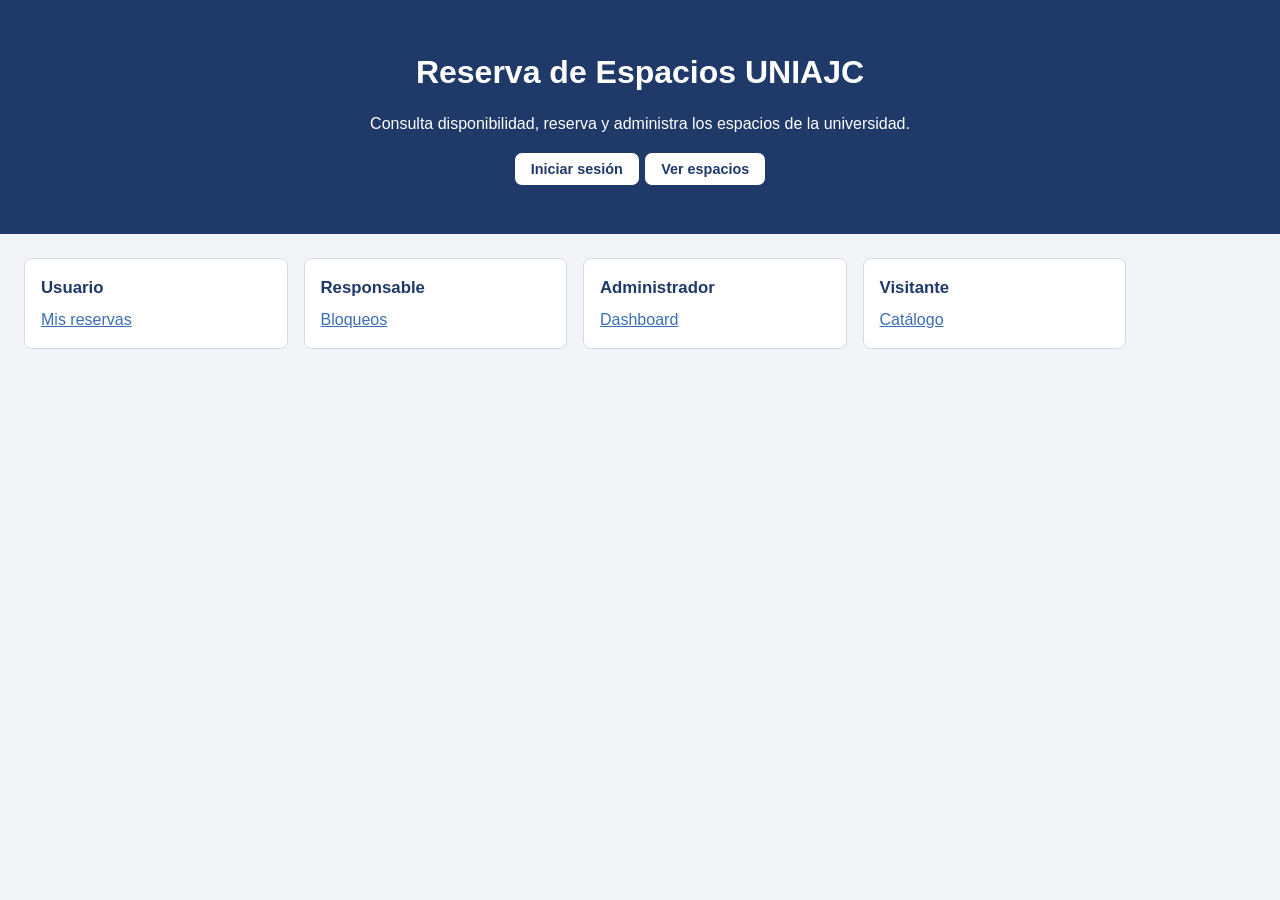
<file: index.html>
<!DOCTYPE html>
<html lang="es">
<head>
  <meta charset="UTF-8">
  <meta name="viewport" content="width=device-width, initial-scale=1">
  <title>Reserva de Espacios UNIAJC</title>
  <link rel="stylesheet" href="css/styles.css">
  <link rel="stylesheet" href="css/layout.css">
  <link rel="stylesheet" href="css/components.css">
  <link rel="stylesheet" href="css/responsive.css">
</head>
<body><header class="portada"><h1>Reserva de Espacios UNIAJC</h1>
  <p>Consulta disponibilidad, reserva y administra los espacios de la universidad.</p>
  <a class="btn" href="pages/login.html">Iniciar sesión</a> 
  <a class="btn" href="pages/espacios.html">Ver espacios</a></header>
  <main class="principal"><div class="grid grid--4"><div class="tarjeta"><h3>Usuario</h3>
    <a href="pages/mis-reservas.html">Mis reservas</a></div>
    <div class="tarjeta"><h3>Responsable</h3><a href="pages/gestionar-bloqueos.html">Bloqueos</a></div>
    <div class="tarjeta"><h3>Administrador</h3><a href="pages/dashboard.html">Dashboard</a></div>
    <div class="tarjeta"><h3>Visitante</h3><a href="pages/espacios.html">Catálogo</a></div></div></main></body>
</html>
</file>
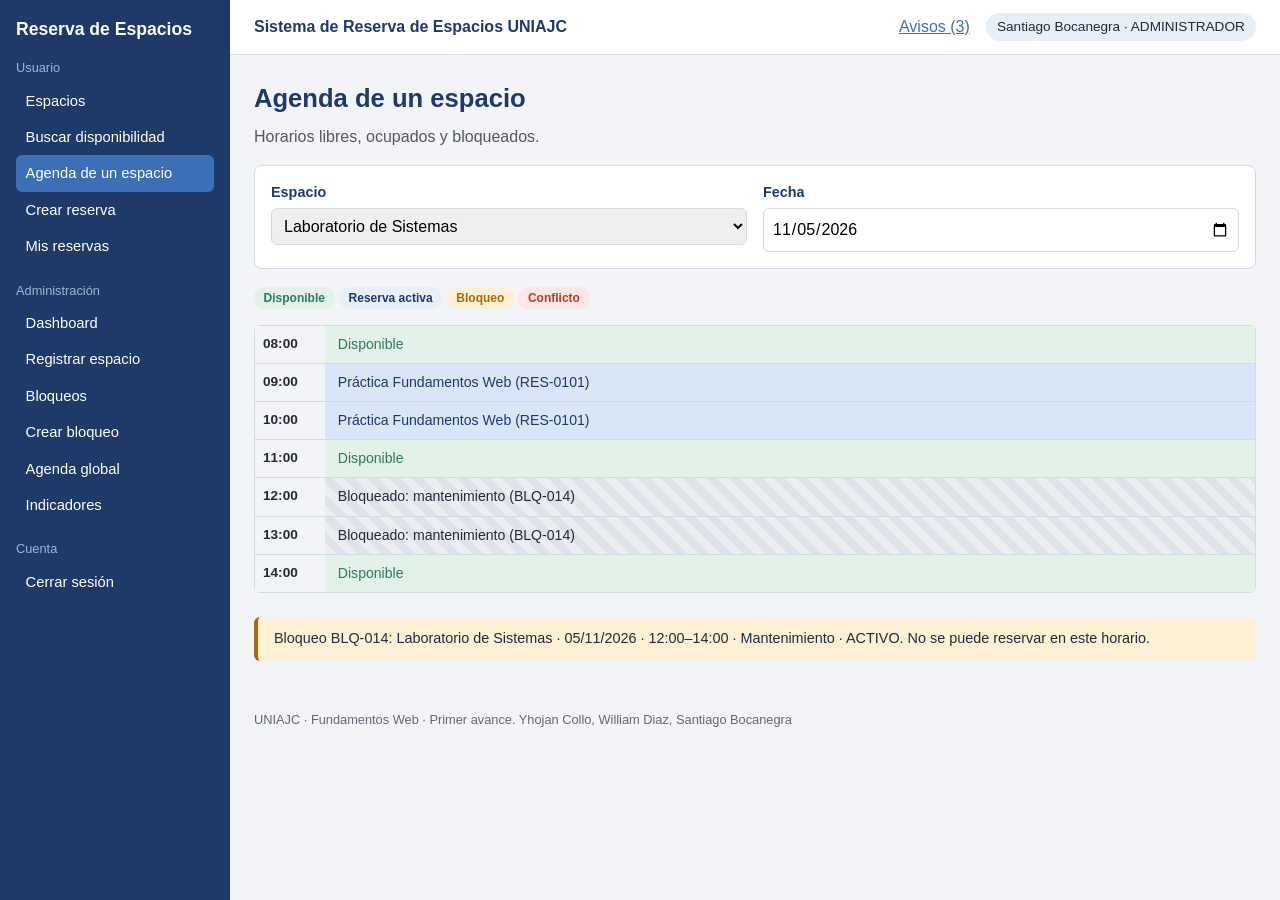
<file: pages/agenda-espacio.html>
<!DOCTYPE html>
<html lang="es">
<head>
  <meta charset="UTF-8">
  <meta name="viewport" content="width=device-width, initial-scale=1">
  <title>Agenda de un espacio | Reserva de Espacios</title>
  <link rel="stylesheet" href="../css/styles.css">
  <link rel="stylesheet" href="../css/layout.css">
  <link rel="stylesheet" href="../css/components.css">
  <link rel="stylesheet" href="../css/responsive.css">
</head>
<body>
<input class="menu-check" type="checkbox" id="menu-check" aria-label="Abrir menú">
<nav class="menu" aria-label="Navegación principal">
  <a class="menu__logo" href="../index.html">Reserva de Espacios</a>
  <p class="menu__titulo">Usuario</p><a class="menu__link" href="espacios.html">Espacios</a>
  <a class="menu__link" href="disponibilidad.html">Buscar disponibilidad</a>
  <a class="menu__link menu__link--activo" href="agenda-espacio.html">Agenda de un espacio</a>
  <a class="menu__link" href="crear-reserva.html">Crear reserva</a><a class="menu__link" href="mis-reservas.html">Mis reservas</a>
  <p class="menu__titulo">Administración</p><a class="menu__link" href="dashboard.html">Dashboard</a>
  <a class="menu__link" href="registrar-espacio.html">Registrar espacio</a>
  <a class="menu__link" href="gestionar-bloqueos.html">Bloqueos</a>
  <a class="menu__link" href="crear-bloqueo.html">Crear bloqueo</a>
  <a class="menu__link" href="agenda-global.html">Agenda global</a>
  <a class="menu__link" href="indicadores.html">Indicadores</a>
  <p class="menu__titulo">Cuenta</p><a class="menu__link" href="login.html">Cerrar sesión</a>
</nav>
<div class="contenido">
  <header class="barra"><label class="barra__boton" for="menu-check">☰</label><span class="barra__titulo">Sistema de Reserva de Espacios UNIAJC</span><a href="mis-reservas.html">Avisos (3)</a>
    <span class="barra__perfil">Santiago Bocanegra · ADMINISTRADOR</span></header>
  <main class="principal">
    <div class="cabecera"><h1>Agenda de un espacio</h1><p>Horarios libres, ocupados y bloqueados.</p></div>
<form class="tarjeta form" action="#" method="get"><div class="campo "><label for="espacio">Espacio</label>
  <select id="espacio" name="espacio"><option>Auditorio Principal</option><option>Sala de Reuniones 201</option>
    <option selected>Laboratorio de Sistemas</option><option>Aula Múltiple</option></select></div><div class="campo ">
      <label for="fecha">Fecha</label><input id="fecha" name="fecha" type="date" value="2026-11-05"></div></form>
      <p class="cabecera"><span class="estado estado--verde">Disponible</span> <span class="estado">Reserva activa</span> 
        <span class="estado estado--naranja">Bloqueo</span> <span class="estado estado--rojo">Conflicto</span></p>
        <div class="agenda"><div class="franja franja--libre"><b>08:00</b><span>Disponible</span></div>
        <div class="franja franja--ocupada"><b>09:00</b><span>Práctica Fundamentos Web (RES-0101)</span></div>
        <div class="franja franja--ocupada"><b>10:00</b><span>Práctica Fundamentos Web (RES-0101)</span></div>
        <div class="franja franja--libre"><b>11:00</b><span>Disponible</span></div><div class="franja franja--bloqueo"><b>12:00</b>
        <span>Bloqueado: mantenimiento (BLQ-014)</span></div><div class="franja franja--bloqueo"><b>13:00</b><span>Bloqueado: mantenimiento (BLQ-014)</span></div>
        <div class="franja franja--libre"><b>14:00</b><span>Disponible</span></div></div>
        <br><div class="alerta alerta--aviso">Bloqueo BLQ-014: Laboratorio de Sistemas · 05/11/2026 · 12:00–14:00 · Mantenimiento · ACTIVO. No se puede reservar en este horario.</div>
  </main>
  <footer class="pie">UNIAJC · Fundamentos Web · Primer avance. Yhojan Collo, William Diaz, Santiago Bocanegra</footer>
</div>
</body>
</html>
</file>
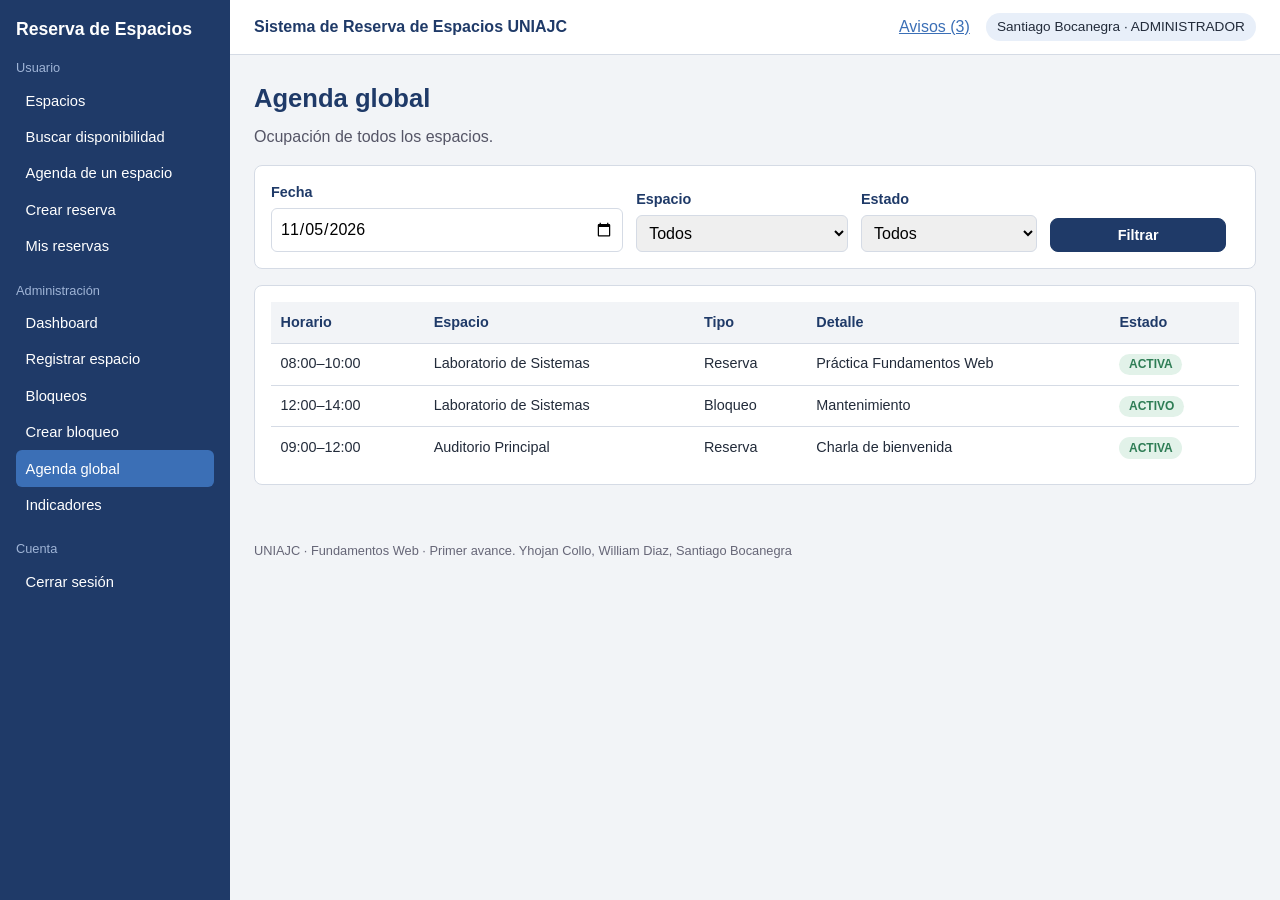
<file: pages/agenda-global.html>
<!DOCTYPE html>
<html lang="es">
<head>
  <meta charset="UTF-8">
  <meta name="viewport" content="width=device-width, initial-scale=1">
  <title>Agenda global | Reserva de Espacios UNIAJC</title>
  <link rel="stylesheet" href="../css/styles.css">
  <link rel="stylesheet" href="../css/layout.css">
  <link rel="stylesheet" href="../css/components.css">
  <link rel="stylesheet" href="../css/responsive.css">
</head>
<body>
<input class="menu-check" type="checkbox" id="menu-check" aria-label="Abrir menú">
<nav class="menu" aria-label="Navegación principal">
  <a class="menu__logo" href="../index.html">Reserva de Espacios</a>
  <p class="menu__titulo">Usuario</p><a class="menu__link" href="espacios.html">Espacios</a>
  <a class="menu__link" href="disponibilidad.html">Buscar disponibilidad</a>
  <a class="menu__link" href="agenda-espacio.html">Agenda de un espacio</a>
  <a class="menu__link" href="crear-reserva.html">Crear reserva</a>
  <a class="menu__link" href="mis-reservas.html">Mis reservas</a>
  <p class="menu__titulo">Administración</p><a class="menu__link" href="dashboard.html">Dashboard</a>
  <a class="menu__link" href="registrar-espacio.html">Registrar espacio</a>
  <a class="menu__link" href="gestionar-bloqueos.html">Bloqueos</a>
  <a class="menu__link" href="crear-bloqueo.html">Crear bloqueo</a>
  <a class="menu__link menu__link--activo" href="agenda-global.html">Agenda global</a>
  <a class="menu__link" href="indicadores.html">Indicadores</a>
  <p class="menu__titulo">Cuenta</p><a class="menu__link" href="login.html">Cerrar sesión</a>
</nav>
<div class="contenido">
  <header class="barra"><label class="barra__boton" for="menu-check">☰</label>
    <span class="barra__titulo">Sistema de Reserva de Espacios UNIAJC</span>
    <a href="mis-reservas.html">Avisos (3)</a><span class="barra__perfil">Santiago Bocanegra · ADMINISTRADOR</span></header>
  <main class="principal">
    <div class="cabecera"><h1>Agenda global</h1><p>Ocupación de todos los espacios.</p></div>
<form class="tarjeta filtros" action="#" method="get"><div class="campo "><label for="fecha">Fecha</label>
  <input id="fecha" name="fecha" type="date" value="2026-11-05"></div>
    <div class="campo "><label for="espacio">Espacio</label>
    <select id="espacio" name="espacio"><option>Todos</option>
    <option>Auditorio Principal</option><option>Sala de Reuniones 201</option>
    <option>Laboratorio de Sistemas</option><option>Aula Múltiple</option></select></div>
    <div class="campo "><label for="estado">Estado</label>
    <select id="estado" name="estado"><option>Todos</option>
    <option>Reservas</option><option>Bloqueos</option></select></div>
    <button class="btn btn--primario" type="submit">Filtrar</button></form>
<div class="tarjeta"><div class="tabla-caja"><table class="tabla"><thead><tr><th>Horario</th><th>Espacio</th><th>Tipo</th><th>Detalle</th><th>Estado</th></tr></thead><tbody><tr><td>08:00–10:00</td><td>Laboratorio de Sistemas</td><td>Reserva</td><td>Práctica Fundamentos Web</td><td><span class="estado estado--verde">ACTIVA</span></td></tr><tr><td>12:00–14:00</td><td>Laboratorio de Sistemas</td><td>Bloqueo</td><td>Mantenimiento</td><td><span class="estado estado--verde">ACTIVO</span></td></tr><tr><td>09:00–12:00</td><td>Auditorio Principal</td><td>Reserva</td><td>Charla de bienvenida</td><td><span class="estado estado--verde">ACTIVA</span></td></tr></tbody></table></div></div>
  </main>
  <footer class="pie">UNIAJC · Fundamentos Web · Primer avance. Yhojan Collo, William Diaz, Santiago Bocanegra</footer>
</div>
</body>
</html>
</file>
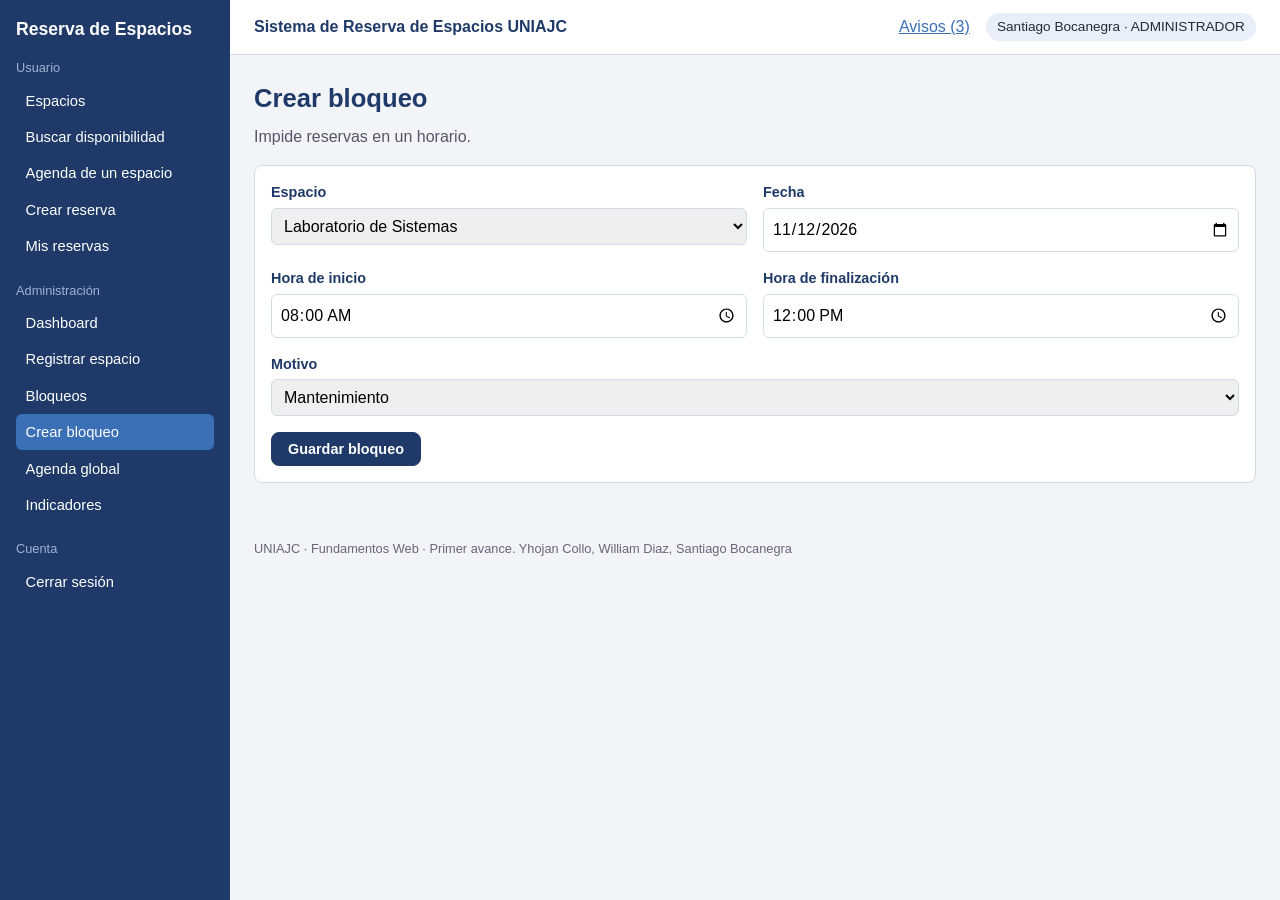
<file: pages/crear-bloqueo.html>
<!DOCTYPE html>
<html lang="es">
<head>
  <meta charset="UTF-8">
  <meta name="viewport" content="width=device-width, initial-scale=1">
  <title>Crear bloqueo | Reserva de Espacios UNIAJC</title>
  <link rel="stylesheet" href="../css/styles.css">
  <link rel="stylesheet" href="../css/layout.css">
  <link rel="stylesheet" href="../css/components.css">
  <link rel="stylesheet" href="../css/responsive.css">
</head>
<body>
<input class="menu-check" type="checkbox" id="menu-check" aria-label="Abrir menú">
<nav class="menu" aria-label="Navegación principal">
  <a class="menu__logo" href="../index.html">Reserva de Espacios</a>
  <p class="menu__titulo">Usuario</p><a class="menu__link" href="espacios.html">Espacios</a>
  <a class="menu__link" href="disponibilidad.html">Buscar disponibilidad</a>
  <a class="menu__link" href="agenda-espacio.html">Agenda de un espacio</a>
  <a class="menu__link" href="crear-reserva.html">Crear reserva</a>
  <a class="menu__link" href="mis-reservas.html">Mis reservas</a>
  <p class="menu__titulo">Administración</p>
  <a class="menu__link" href="dashboard.html">Dashboard</a>
  <a class="menu__link" href="registrar-espacio.html">Registrar espacio</a>
  <a class="menu__link" href="gestionar-bloqueos.html">Bloqueos</a>
  <a class="menu__link menu__link--activo" href="crear-bloqueo.html">Crear bloqueo</a>
  <a class="menu__link" href="agenda-global.html">Agenda global</a>
  <a class="menu__link" href="indicadores.html">Indicadores</a>
  <p class="menu__titulo">Cuenta</p><a class="menu__link" href="login.html">Cerrar sesión</a>
</nav>
<div class="contenido">
  <header class="barra"><label class="barra__boton" for="menu-check">☰</label>
    <span class="barra__titulo">Sistema de Reserva de Espacios UNIAJC</span>
    <a href="mis-reservas.html">Avisos (3)</a><span class="barra__perfil">Santiago Bocanegra · ADMINISTRADOR</span></header>
  <main class="principal">
    <div class="cabecera"><h1>Crear bloqueo</h1><p>Impide reservas en un horario.</p></div>
<form class="tarjeta form" action="#" method="post"><div class="campo ">
  <label for="espacio">Espacio</label><select id="espacio" name="espacio">
    <option>Auditorio Principal</option><option>Sala de Reuniones 201</option>
    <option selected>Laboratorio de Sistemas</option><option>Aula Múltiple</option></select>
  </div><div class="campo "><label for="fecha">Fecha</label>
    <input id="fecha" name="fecha" type="date" value="2026-11-12"></div>
    <div class="campo "><label for="inicio">Hora de inicio</label>
    <input id="inicio" name="inicio" type="time" value="08:00"></div>
    <div class="campo "><label for="fin">Hora de finalización</label>
    <input id="fin" name="fin" type="time" value="12:00"></div>
    <div class="campo campo--ancho"><label for="motivo">Motivo</label>
    <select id="motivo" name="motivo"><option selected>Mantenimiento</option>
    <option>Actividad institucional</option></select></div>
    <div class="campo--ancho"><button class="btn btn--primario" type="submit">Guardar bloqueo</button></div></form>
  </main>
  <footer class="pie">UNIAJC · Fundamentos Web · Primer avance. Yhojan Collo, William Diaz, Santiago Bocanegra</footer>
</div>
</body>
</html>
</file>
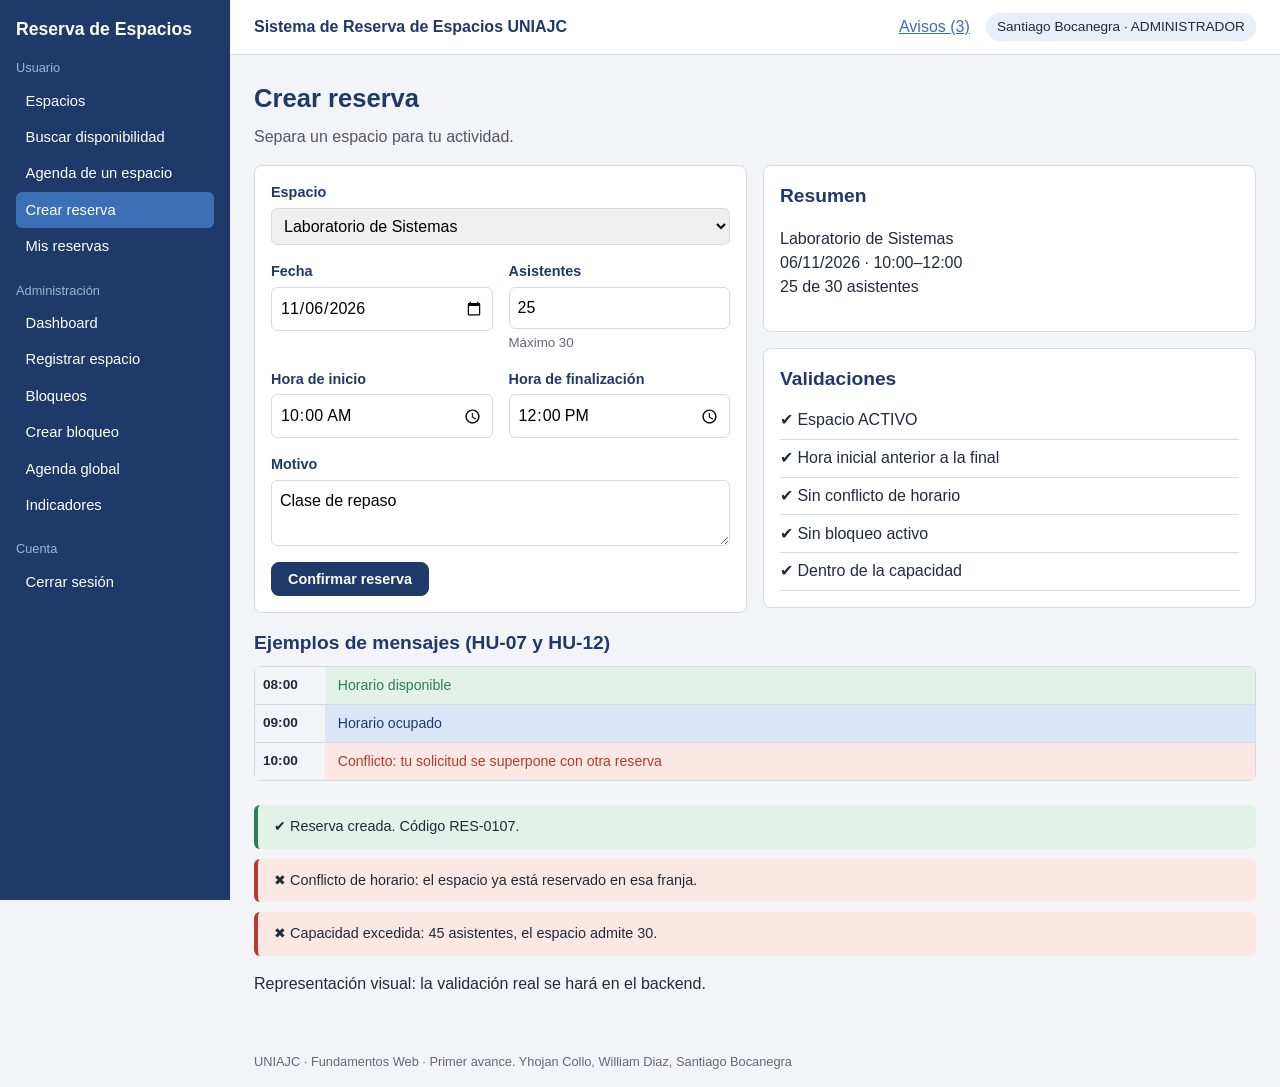
<file: pages/crear-reserva.html>
<!DOCTYPE html>
<html lang="es">
<head>
  <meta charset="UTF-8">
  <meta name="viewport" content="width=device-width, initial-scale=1">
  <title>Crear reserva | Reserva de Espacios UNIAJC</title>
  <link rel="stylesheet" href="../css/styles.css">
  <link rel="stylesheet" href="../css/layout.css">
  <link rel="stylesheet" href="../css/components.css">
  <link rel="stylesheet" href="../css/responsive.css">
</head>
<body>
<input class="menu-check" type="checkbox" id="menu-check" aria-label="Abrir menú">
<nav class="menu" aria-label="Navegación principal">
  <a class="menu__logo" href="../index.html">Reserva de Espacios</a>
  <p class="menu__titulo">Usuario</p><a class="menu__link" href="espacios.html">Espacios</a>
  <a class="menu__link" href="disponibilidad.html">Buscar disponibilidad</a>
  <a class="menu__link" href="agenda-espacio.html">Agenda de un espacio</a>
  <a class="menu__link menu__link--activo" href="crear-reserva.html">Crear reserva</a>
  <a class="menu__link" href="mis-reservas.html">Mis reservas</a>
  <p class="menu__titulo">Administración</p>
  <a class="menu__link" href="dashboard.html">Dashboard</a>
  <a class="menu__link" href="registrar-espacio.html">Registrar espacio</a>
  <a class="menu__link" href="gestionar-bloqueos.html">Bloqueos</a>
  <a class="menu__link" href="crear-bloqueo.html">Crear bloqueo</a>
  <a class="menu__link" href="agenda-global.html">Agenda global</a>
  <a class="menu__link" href="indicadores.html">Indicadores</a>
  <p class="menu__titulo">Cuenta</p><a class="menu__link" href="login.html">Cerrar sesión</a>
</nav>
<div class="contenido">
  <header class="barra"><label class="barra__boton" for="menu-check">☰</label>
    <span class="barra__titulo">Sistema de Reserva de Espacios UNIAJC</span>
    <a href="mis-reservas.html">Avisos (3)</a><span class="barra__perfil">Santiago Bocanegra · ADMINISTRADOR</span></header>
  <main class="principal">
    <div class="cabecera"><h1>Crear reserva</h1><p>Separa un espacio para tu actividad.</p></div>
<div class="grid grid--2"><form class="tarjeta form" action="#" method="post"><div class="campo campo--ancho"><label for="espacio">Espacio</label>
  <select id="espacio" name="espacio"><option>Auditorio Principal</option>
    <option>Sala de Reuniones 201</option>
    <option selected>Laboratorio de Sistemas</option>
    <option>Aula Múltiple</option></select></div>
    <div class="campo "><label for="fecha">Fecha</label>
      <input id="fecha" name="fecha" type="date" value="2026-11-06"></div>
      <div class="campo "><label for="asistentes">Asistentes</label>
      <input id="asistentes" name="asistentes" type="number" value="25"><small>Máximo 30</small></div>
      <div class="campo "><label for="inicio">Hora de inicio</label>
      <input id="inicio" name="inicio" type="time" value="10:00"></div>
      <div class="campo "><label for="fin">Hora de finalización</label>
      <input id="fin" name="fin" type="time" value="12:00"></div>
      <div class="campo campo--ancho"><label for="motivo">Motivo</label>
      <textarea id="motivo" name="motivo">Clase de repaso</textarea></div>
      <div class="campo--ancho"><button class="btn btn--primario" type="submit">Confirmar reserva</button></div></form>
<div><div class="tarjeta"><h2>Resumen</h2><p>Laboratorio de Sistemas<br>06/11/2026 · 10:00–12:00<br>25 de 30 asistentes</p></div>
<div class="tarjeta"><h2>Validaciones</h2><ul class="lista"><li>✔ Espacio ACTIVO</li><li>✔ Hora inicial anterior a la final</li>
  <li>✔ Sin conflicto de horario</li>
  <li>✔ Sin bloqueo activo</li>
  <li>✔ Dentro de la capacidad</li></ul></div></div></div>
<h2>Ejemplos de mensajes (HU-07 y HU-12)</h2><div class="agenda"><div class="franja franja--libre"><b>08:00</b>
  <span>Horario disponible</span></div><div class="franja franja--ocupada"><b>09:00</b><span>Horario ocupado</span></div>
  <div class="franja franja--conflicto"><b>10:00</b><span>Conflicto: tu solicitud se superpone con otra reserva</span></div></div><br><div class="alerta alerta--ok">✔ Reserva creada. Código RES-0107.</div><div class="alerta alerta--error">✖ Conflicto de horario: el espacio ya está reservado en esa franja.</div><div class="alerta alerta--error">✖ Capacidad excedida: 45 asistentes, el espacio admite 30.</div><p class="cabecera">Representación visual: la validación real se hará en el backend.</p>
  </main>
  <footer class="pie">UNIAJC · Fundamentos Web · Primer avance. Yhojan Collo, William Diaz, Santiago Bocanegra</footer>
</div>
</body>
</html>
</file>
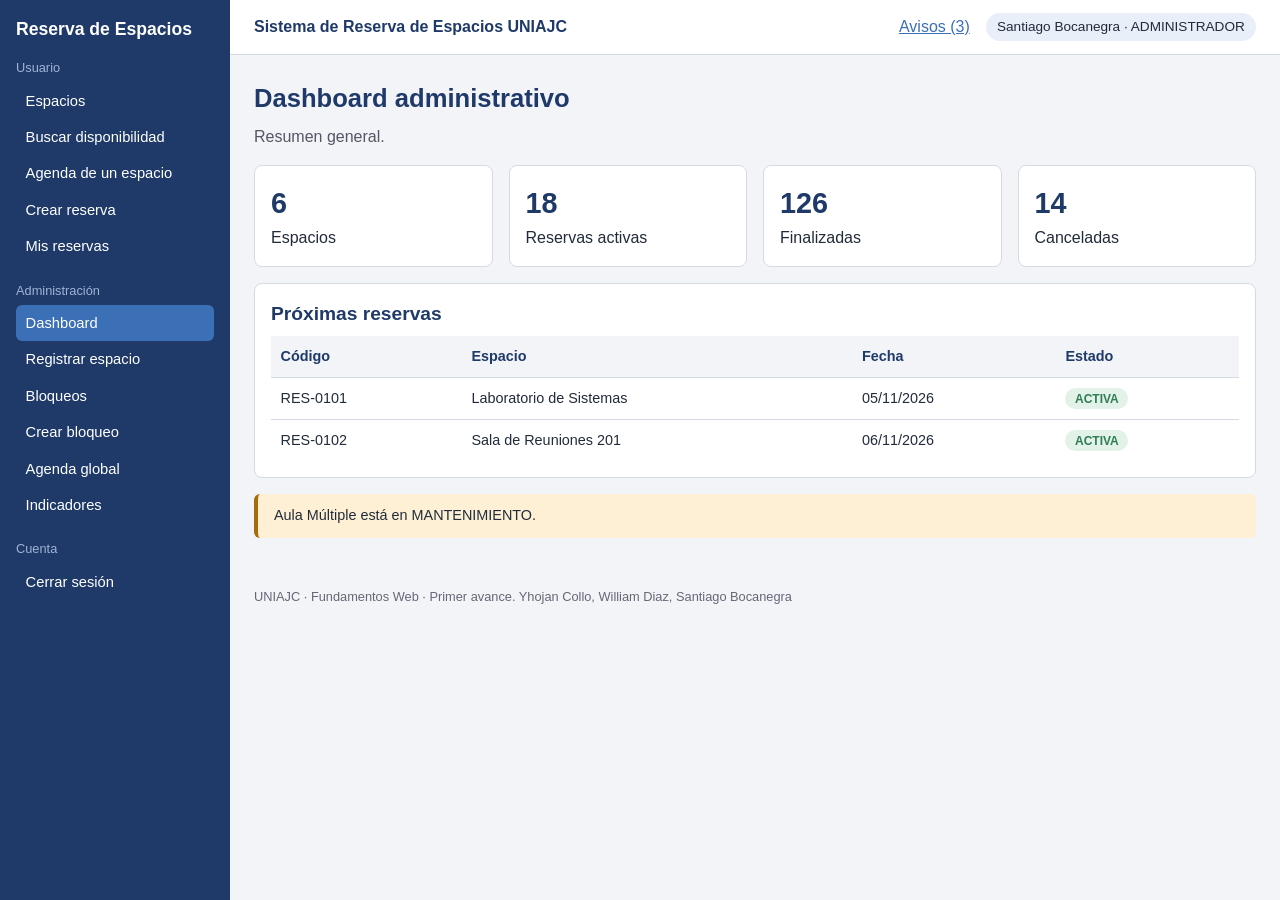
<file: pages/dashboard.html>
<!DOCTYPE html>
<html lang="es">
<head>
  <meta charset="UTF-8">
  <meta name="viewport" content="width=device-width, initial-scale=1">
  <title>Dashboard administrativo | Reserva de Espacios UNIAJC</title>
  <link rel="stylesheet" href="../css/styles.css">
  <link rel="stylesheet" href="../css/layout.css">
  <link rel="stylesheet" href="../css/components.css">
  <link rel="stylesheet" href="../css/responsive.css">
</head>
<body>
<input class="menu-check" type="checkbox" id="menu-check" aria-label="Abrir menú">
<nav class="menu" aria-label="Navegación principal">
  <a class="menu__logo" href="../index.html">Reserva de Espacios</a>
  <p class="menu__titulo">Usuario</p><a class="menu__link" href="espacios.html">Espacios</a>
  <a class="menu__link" href="disponibilidad.html">Buscar disponibilidad</a>
  <a class="menu__link" href="agenda-espacio.html">Agenda de un espacio</a>
  <a class="menu__link" href="crear-reserva.html">Crear reserva</a>
  <a class="menu__link" href="mis-reservas.html">Mis reservas</a>
  <p class="menu__titulo">Administración</p>
  <a class="menu__link menu__link--activo" href="dashboard.html">Dashboard</a>
  <a class="menu__link" href="registrar-espacio.html">Registrar espacio</a>
  <a class="menu__link" href="gestionar-bloqueos.html">Bloqueos</a>
  <a class="menu__link" href="crear-bloqueo.html">Crear bloqueo</a>
  <a class="menu__link" href="agenda-global.html">Agenda global</a>
  <a class="menu__link" href="indicadores.html">Indicadores</a>
  <p class="menu__titulo">Cuenta</p><a class="menu__link" href="login.html">Cerrar sesión</a>
</nav>
<div class="contenido">
  <header class="barra"><label class="barra__boton" for="menu-check">☰</label>
    <span class="barra__titulo">Sistema de Reserva de Espacios UNIAJC</span>
    <a href="mis-reservas.html">Avisos (3)</a><span class="barra__perfil">Santiago Bocanegra · ADMINISTRADOR</span></header>
  <main class="principal">
    <div class="cabecera"><h1>Dashboard administrativo</h1>
    <p>Resumen general.</p></div>
<div class="grid grid--4"><div class="tarjeta"><span class="dato">6</span>Espacios</div>
<div class="tarjeta"><span class="dato">18</span>Reservas activas</div>
<div class="tarjeta"><span class="dato">126</span>Finalizadas</div>
<div class="tarjeta"><span class="dato">14</span>Canceladas</div></div>
<div class="tarjeta"><h2>Próximas reservas</h2><div class="tabla-caja">
  <table class="tabla"><thead><tr><th>Código</th><th>Espacio</th><th>Fecha</th><th>Estado</th></tr></thead><tbody><tr><td>RES-0101</td><td>Laboratorio de Sistemas</td><td>05/11/2026</td><td><span class="estado estado--verde">ACTIVA</span></td></tr><tr><td>RES-0102</td><td>Sala de Reuniones 201</td><td>06/11/2026</td><td><span class="estado estado--verde">ACTIVA</span></td></tr></tbody></table></div></div><div class="alerta alerta--aviso">Aula Múltiple está en MANTENIMIENTO.</div>
  </main>
  <footer class="pie">UNIAJC · Fundamentos Web · Primer avance. Yhojan Collo, William Diaz, Santiago Bocanegra</footer>
</div>
</body>
</html>
</file>
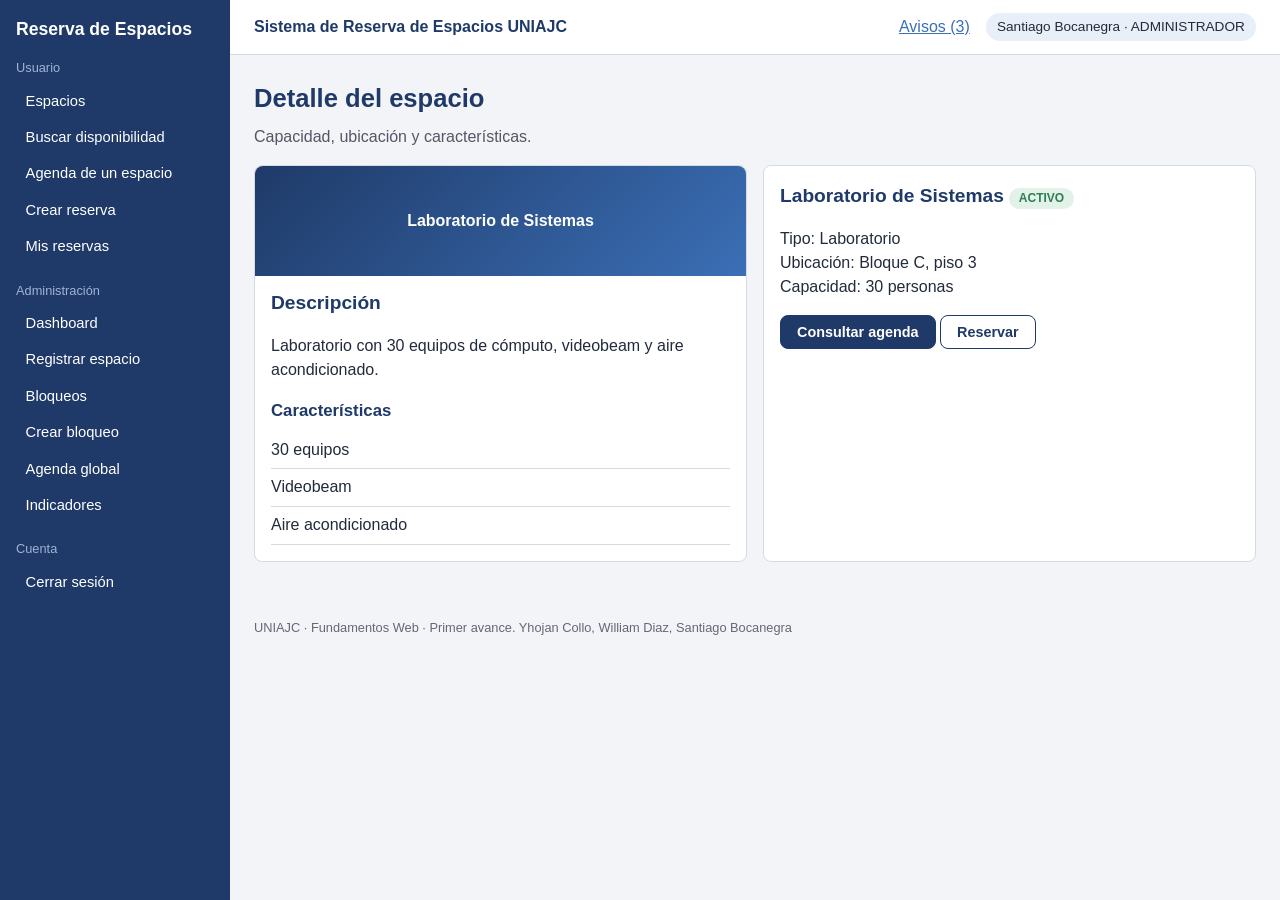
<file: pages/detalle-espacio.html>
<!DOCTYPE html>
<html lang="es">
<head>
  <meta charset="UTF-8">
  <meta name="viewport" content="width=device-width, initial-scale=1">
  <title>Detalle del espacio | Reserva de Espacios UNIAJC</title>
  <link rel="stylesheet" href="../css/styles.css">
  <link rel="stylesheet" href="../css/layout.css">
  <link rel="stylesheet" href="../css/components.css">
  <link rel="stylesheet" href="../css/responsive.css">
</head>
<body>
<input class="menu-check" type="checkbox" id="menu-check" aria-label="Abrir menú">
<nav class="menu" aria-label="Navegación principal">
  <a class="menu__logo" href="../index.html">Reserva de Espacios</a>
  <p class="menu__titulo">Usuario</p><a class="menu__link" href="espacios.html">Espacios</a>
  <a class="menu__link" href="disponibilidad.html">Buscar disponibilidad</a>
  <a class="menu__link" href="agenda-espacio.html">Agenda de un espacio</a>
  <a class="menu__link" href="crear-reserva.html">Crear reserva</a>
  <a class="menu__link" href="mis-reservas.html">Mis reservas</a>
  <p class="menu__titulo">Administración</p><a class="menu__link" href="dashboard.html">Dashboard</a>
  <a class="menu__link" href="registrar-espacio.html">Registrar espacio</a>
  <a class="menu__link" href="gestionar-bloqueos.html">Bloqueos</a>
  <a class="menu__link" href="crear-bloqueo.html">Crear bloqueo</a>
  <a class="menu__link" href="agenda-global.html">Agenda global</a>
  <a class="menu__link" href="indicadores.html">Indicadores</a>
  <p class="menu__titulo">Cuenta</p>
  <a class="menu__link" href="login.html">Cerrar sesión</a>
</nav>
<div class="contenido">
  <header class="barra"><label class="barra__boton" for="menu-check">☰</label>
  <span class="barra__titulo">Sistema de Reserva de Espacios UNIAJC</span>
  <a href="mis-reservas.html">Avisos (3)</a><span class="barra__perfil">Santiago Bocanegra · ADMINISTRADOR</span></header>
  <main class="principal">
    <div class="cabecera"><h1>Detalle del espacio</h1>
    <p>Capacidad, ubicación y características.</p></div>
<div class="grid grid--2"><div class="tarjeta"><div class="tarjeta__img">Laboratorio de Sistemas</div>
<h2>Descripción</h2>
<p>Laboratorio con 30 equipos de cómputo, videobeam y aire acondicionado.</p>
<h3>Características</h3>
<ul class="lista"><li>30 equipos</li>
  <li>Videobeam</li>
  <li>Aire acondicionado</li></ul></div>
<div class="tarjeta"><h2>Laboratorio de Sistemas <span class="estado estado--verde">ACTIVO</span></h2>
  <p>Tipo: Laboratorio<br>Ubicación: Bloque C, piso 3<br>Capacidad: 30 personas</p>
  <a class="btn btn--primario" href="agenda-espacio.html">Consultar agenda</a> 
  <a class="btn" href="crear-reserva.html">Reservar</a></div></div>
  </main>
  <footer class="pie">UNIAJC · Fundamentos Web · Primer avance. Yhojan Collo, William Diaz, Santiago Bocanegra</footer>
</div>
</body>
</html>
</file>
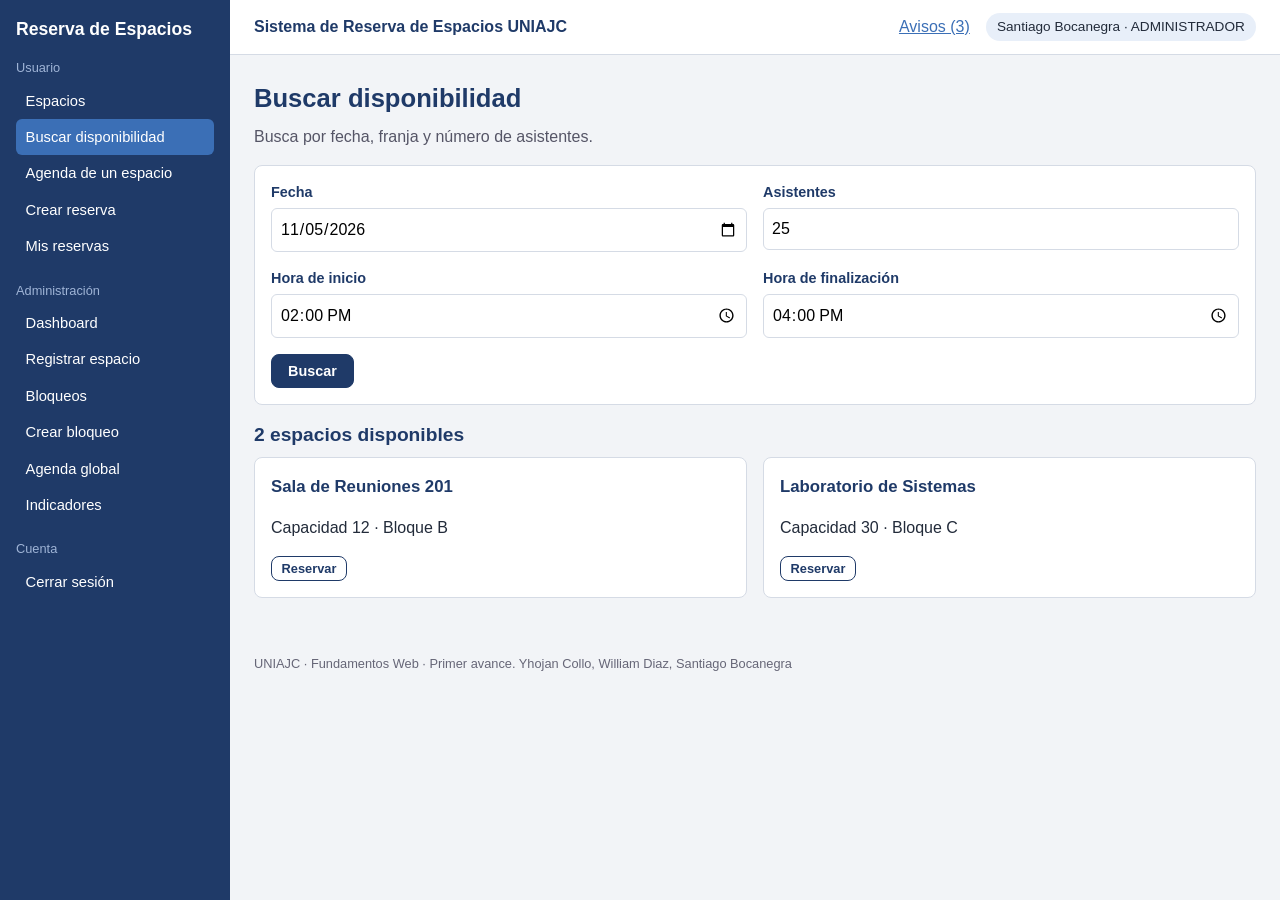
<file: pages/disponibilidad.html>
<!DOCTYPE html>
<html lang="es">
<head>
  <meta charset="UTF-8">
  <meta name="viewport" content="width=device-width, initial-scale=1">
  <title>Buscar disponibilidad | Reserva de Espacios UNIAJC</title>
  <link rel="stylesheet" href="../css/styles.css">
  <link rel="stylesheet" href="../css/layout.css">
  <link rel="stylesheet" href="../css/components.css">
  <link rel="stylesheet" href="../css/responsive.css">
</head>
<body>
<input class="menu-check" type="checkbox" id="menu-check" aria-label="Abrir menú">
<nav class="menu" aria-label="Navegación principal">
  <a class="menu__logo" href="../index.html">Reserva de Espacios</a>
  <p class="menu__titulo">Usuario</p><a class="menu__link" href="espacios.html">Espacios</a>
  <a class="menu__link menu__link--activo" href="disponibilidad.html">Buscar disponibilidad</a>
  <a class="menu__link" href="agenda-espacio.html">Agenda de un espacio</a>
  <a class="menu__link" href="crear-reserva.html">Crear reserva</a>
  <a class="menu__link" href="mis-reservas.html">Mis reservas</a>
  <p class="menu__titulo">Administración</p><a class="menu__link" href="dashboard.html">Dashboard</a>
  <a class="menu__link" href="registrar-espacio.html">Registrar espacio</a>
  <a class="menu__link" href="gestionar-bloqueos.html">Bloqueos</a>
  <a class="menu__link" href="crear-bloqueo.html">Crear bloqueo</a>
  <a class="menu__link" href="agenda-global.html">Agenda global</a><a class="menu__link" href="indicadores.html">Indicadores</a>
  <p class="menu__titulo">Cuenta</p><a class="menu__link" href="login.html">Cerrar sesión</a>
</nav>
<div class="contenido">
  <header class="barra"><label class="barra__boton" for="menu-check">☰</label>
  <span class="barra__titulo">Sistema de Reserva de Espacios UNIAJC</span>
  <a href="mis-reservas.html">Avisos (3)</a><span class="barra__perfil">Santiago Bocanegra · ADMINISTRADOR</span></header>
  <main class="principal">
    <div class="cabecera"><h1>Buscar disponibilidad</h1>
      <p>Busca por fecha, franja y número de asistentes.</p></div>
<form class="tarjeta form" action="#" method="get"><div class="campo "><label for="fecha">Fecha</label>
  <input id="fecha" name="fecha" type="date" value="2026-11-05"></div>
  <div class="campo "><label for="asistentes">Asistentes</label>
    <input id="asistentes" name="asistentes" type="number" value="25"></div>
    <div class="campo "><label for="inicio">Hora de inicio</label>
    <input id="inicio" name="inicio" type="time" value="14:00"></div>
    <div class="campo "><label for="fin">Hora de finalización</label>
    <input id="fin" name="fin" type="time" value="16:00"></div>
    <div><button class="btn btn--primario" type="submit">Buscar</button></div></form>
<h2>2 espacios disponibles</h2><div class="grid grid--2"><div class="tarjeta"><h3>Sala de Reuniones 201</h3>
  <p>Capacidad 12 · Bloque B</p><a class="btn btn--peq" href="crear-reserva.html">Reservar</a></div>
  <div class="tarjeta"><h3>Laboratorio de Sistemas</h3><p>Capacidad 30 · Bloque C</p>
    <a class="btn btn--peq" href="crear-reserva.html">Reservar</a></div></div>
  </main>
  <footer class="pie">UNIAJC · Fundamentos Web · Primer avance. Yhojan Collo, William Diaz, Santiago Bocanegra</footer>
</div>
</body>
</html>
</file>
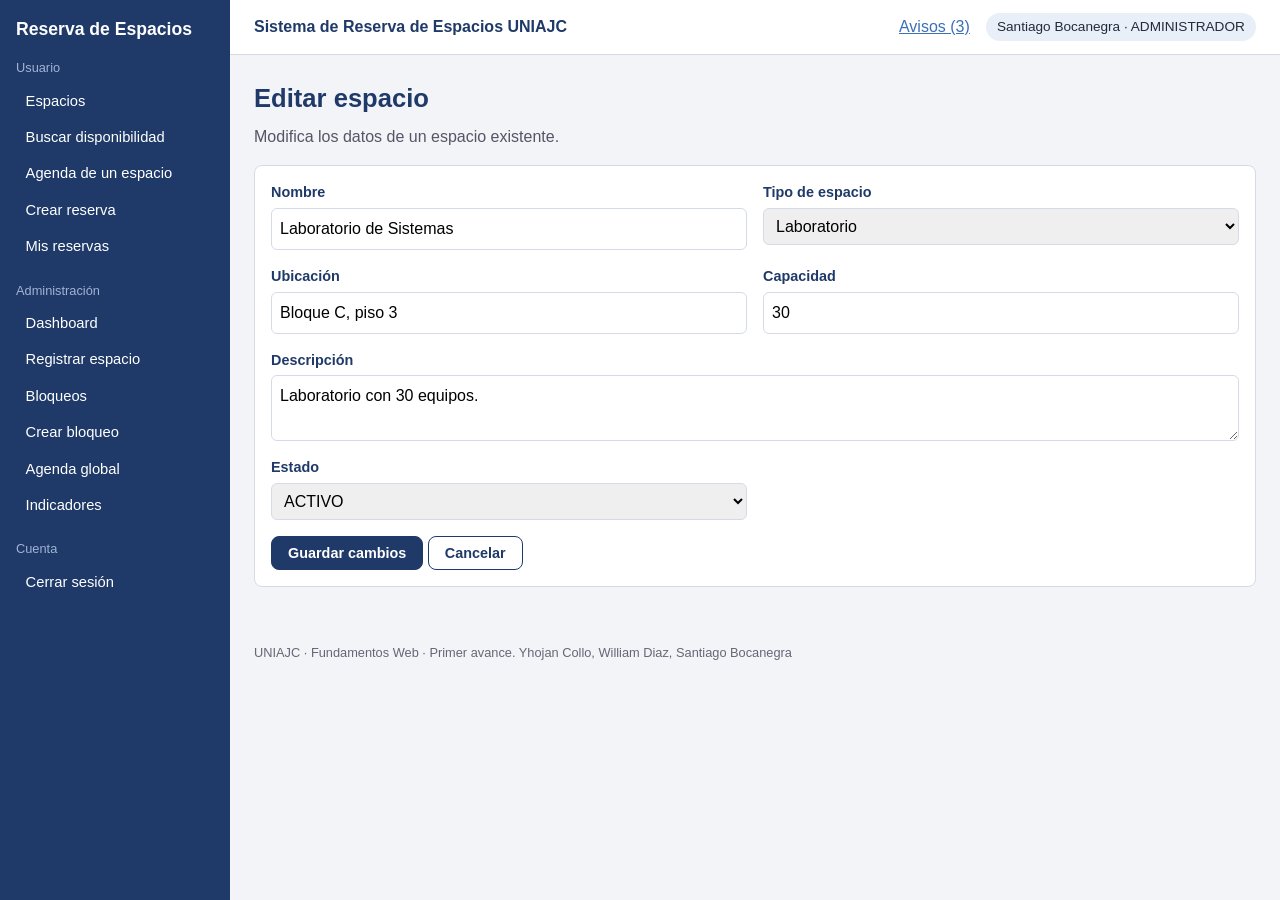
<file: pages/editar-espacio.html>
<!DOCTYPE html>
<html lang="es">
<head>
  <meta charset="UTF-8">
  <meta name="viewport" content="width=device-width, initial-scale=1">
  <title>Editar espacio | Reserva de Espacios UNIAJC</title>
  <link rel="stylesheet" href="../css/styles.css">
  <link rel="stylesheet" href="../css/layout.css">
  <link rel="stylesheet" href="../css/components.css">
  <link rel="stylesheet" href="../css/responsive.css">
</head>
<body>
<input class="menu-check" type="checkbox" id="menu-check" aria-label="Abrir menú">
<nav class="menu" aria-label="Navegación principal">
  <a class="menu__logo" href="../index.html">Reserva de Espacios</a>
  <p class="menu__titulo">Usuario</p><a class="menu__link" href="espacios.html">Espacios</a>
  <a class="menu__link" href="disponibilidad.html">Buscar disponibilidad</a>
  <a class="menu__link" href="agenda-espacio.html">Agenda de un espacio</a>
  <a class="menu__link" href="crear-reserva.html">Crear reserva</a>
  <a class="menu__link" href="mis-reservas.html">Mis reservas</a>
  <p class="menu__titulo">Administración</p><a class="menu__link" href="dashboard.html">Dashboard</a>
  <a class="menu__link" href="registrar-espacio.html">Registrar espacio</a>
  <a class="menu__link" href="gestionar-bloqueos.html">Bloqueos</a>
  <a class="menu__link" href="crear-bloqueo.html">Crear bloqueo</a>
  <a class="menu__link" href="agenda-global.html">Agenda global</a>
  <a class="menu__link" href="indicadores.html">Indicadores</a>
  <p class="menu__titulo">Cuenta</p><a class="menu__link" href="login.html">Cerrar sesión</a>
</nav>
<div class="contenido">
  <header class="barra"><label class="barra__boton" for="menu-check">☰</label>
    <span class="barra__titulo">Sistema de Reserva de Espacios UNIAJC</span>
    <a href="mis-reservas.html">Avisos (3)</a><span class="barra__perfil">Santiago Bocanegra · ADMINISTRADOR</span></header>
  <main class="principal">
    <div class="cabecera"><h1>Editar espacio</h1><p>Modifica los datos de un espacio existente.</p></div>
<form class="tarjeta form" action="#" method="post"><div class="campo "><label for="nombre">Nombre</label>
  <input id="nombre" name="nombre" type="text" value="Laboratorio de Sistemas"></div>
  <div class="campo "><label for="tipo">Tipo de espacio</label><select id="tipo" name="tipo">
    <option>Auditorio</option><option>Sala de reuniones</option><option selected>Laboratorio</option><option>Sala de informática</option>
    <option>Aula</option></select></div><div class="campo "><label for="ubicacion">Ubicación</label>
    <input id="ubicacion" name="ubicacion" type="text" value="Bloque C, piso 3"></div>
    <div class="campo "><label for="capacidad">Capacidad</label>
    <input id="capacidad" name="capacidad" type="number" value="30"></div>
    <div class="campo campo--ancho"><label for="descripcion">Descripción</label>
    <textarea id="descripcion" name="descripcion">Laboratorio con 30 equipos.</textarea>
    </div><div class="campo "><label for="estado">Estado</label>
    <select id="estado" name="estado"><option selected>ACTIVO</option>
    <option>MANTENIMIENTO</option><option>INACTIVO</option></select></div>
    <div class="campo--ancho"><button class="btn btn--primario" type="submit">Guardar cambios</button> 
    <a class="btn" href="espacios.html">Cancelar</a></div></form>
  </main>
  <footer class="pie">UNIAJC · Fundamentos Web · Primer avance. Yhojan Collo, William Diaz, Santiago Bocanegra</footer>
</div>
</body>
</html>
</file>
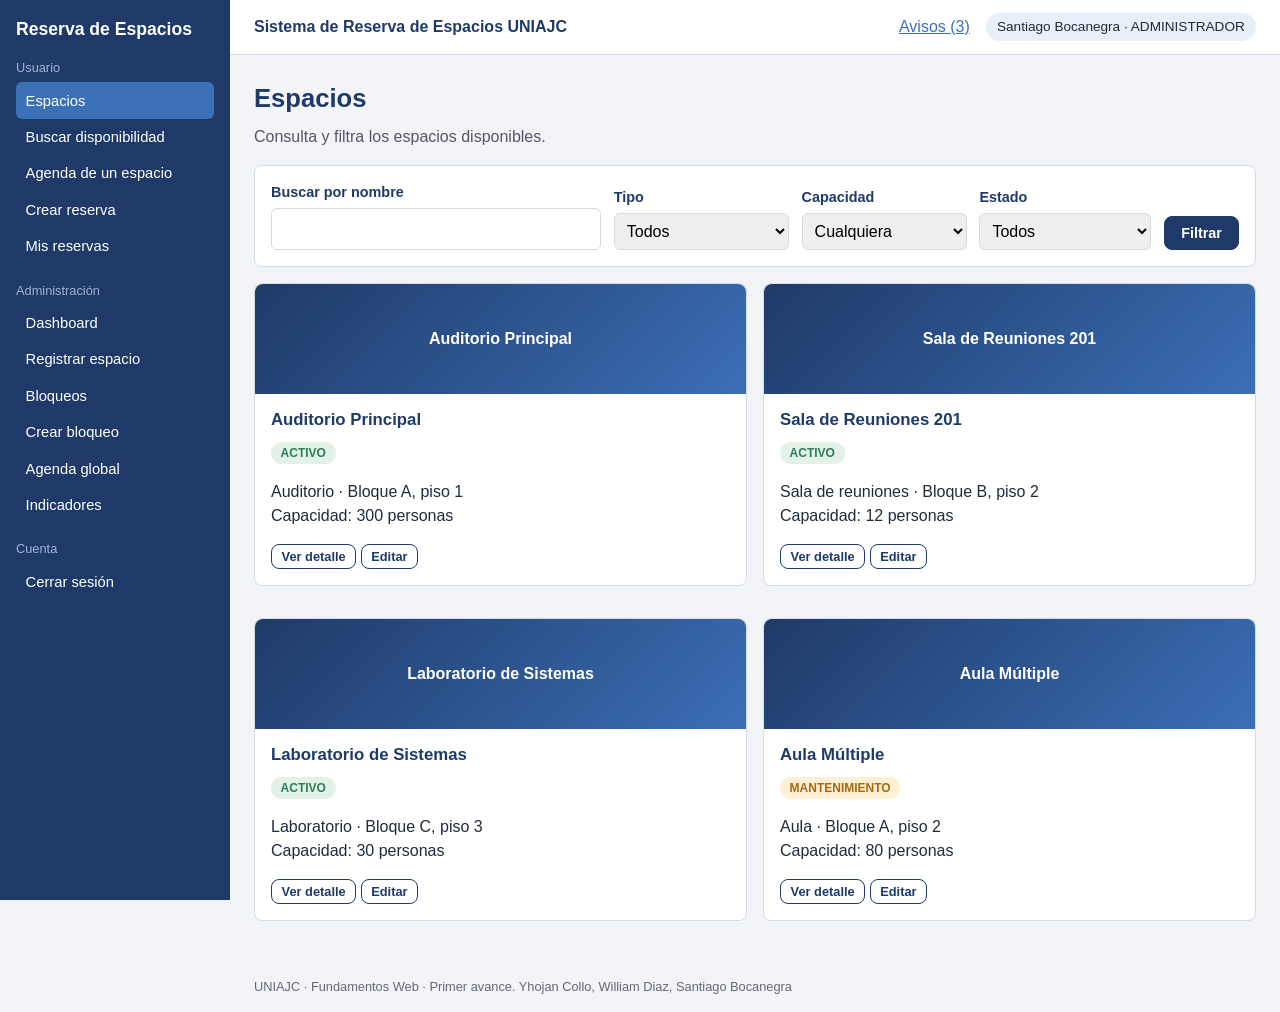
<file: pages/espacios.html>
<!DOCTYPE html>
<html lang="es">
<head>
  <meta charset="UTF-8">
  <meta name="viewport" content="width=device-width, initial-scale=1">
  <title>Espacios | Reserva de Espacios UNIAJC</title>
  <link rel="stylesheet" href="../css/styles.css">
  <link rel="stylesheet" href="../css/layout.css">
  <link rel="stylesheet" href="../css/components.css">
  <link rel="stylesheet" href="../css/responsive.css">
</head>
<body>
<input class="menu-check" type="checkbox" id="menu-check" aria-label="Abrir menú">
<nav class="menu" aria-label="Navegación principal">
  <a class="menu__logo" href="../index.html">Reserva de Espacios</a>
  <p class="menu__titulo">Usuario</p><a class="menu__link menu__link--activo" href="espacios.html">Espacios</a>
  <a class="menu__link" href="disponibilidad.html">Buscar disponibilidad</a>
  <a class="menu__link" href="agenda-espacio.html">Agenda de un espacio</a>
  <a class="menu__link" href="crear-reserva.html">Crear reserva</a>
  <a class="menu__link" href="mis-reservas.html">Mis reservas</a>
  <p class="menu__titulo">Administración</p>
  <a class="menu__link" href="dashboard.html">Dashboard</a>
  <a class="menu__link" href="registrar-espacio.html">Registrar espacio</a>
  <a class="menu__link" href="gestionar-bloqueos.html">Bloqueos</a>
  <a class="menu__link" href="crear-bloqueo.html">Crear bloqueo</a>
  <a class="menu__link" href="agenda-global.html">Agenda global</a>
  <a class="menu__link" href="indicadores.html">Indicadores</a>
  <p class="menu__titulo">Cuenta</p><a class="menu__link" href="login.html">Cerrar sesión</a>
</nav>
<div class="contenido">
  <header class="barra"><label class="barra__boton" for="menu-check">☰</label>
    <span class="barra__titulo">Sistema de Reserva de Espacios UNIAJC</span>
    <a href="mis-reservas.html">Avisos (3)</a>
    <span class="barra__perfil">Santiago Bocanegra · ADMINISTRADOR</span></header>
  <main class="principal">
    <div class="cabecera"><h1>Espacios</h1><p>Consulta y filtra los espacios disponibles.</p></div>
<form class="tarjeta filtros" action="#" method="get"><div class="campo "><label for="q">Buscar por nombre</label>
  <input id="q" name="q" type="search" value=""></div><div class="campo "><label for="tipo">Tipo</label>
    <select id="tipo" name="tipo"><option>Todos</option><option>Auditorio</option><option>Sala de reuniones</option>
    <option>Laboratorio</option><option>Sala de informática</option>
    <option>Aula</option></select></div><div class="campo "><label for="capacidad">Capacidad</label>
    <select id="capacidad" name="capacidad"><option>Cualquiera</option><option>10 o más</option>
    <option>50 o más</option></select></div><div class="campo "><label for="estado">Estado</label>
    <select id="estado" name="estado"><option>Todos</option><option>ACTIVO</option><option>MANTENIMIENTO</option>
    <option>INACTIVO</option></select></div><button class="btn btn--primario" type="submit">Filtrar</button></form>
<div class="grid grid--2"><article class="tarjeta"><div class="tarjeta__img">Auditorio Principal</div>
  <h3>Auditorio Principal</h3><span class="estado estado--verde">ACTIVO</span>
  <p>Auditorio · Bloque A, piso 1<br>Capacidad: 300 personas</p>
  <a class="btn btn--peq" href="detalle-espacio.html">Ver detalle</a> 
  <a class="btn btn--peq" href="editar-espacio.html">Editar</a></article>
  <article class="tarjeta"><div class="tarjeta__img">Sala de Reuniones 201</div>
    <h3>Sala de Reuniones 201</h3><span class="estado estado--verde">ACTIVO</span>
    <p>Sala de reuniones · Bloque B, piso 2<br>Capacidad: 12 personas</p>
    <a class="btn btn--peq" href="detalle-espacio.html">Ver detalle</a> 
    <a class="btn btn--peq" href="editar-espacio.html">Editar</a></article>
    <article class="tarjeta"><div class="tarjeta__img">Laboratorio de Sistemas</div>
      <h3>Laboratorio de Sistemas</h3><span class="estado estado--verde">ACTIVO</span>
      <p>Laboratorio · Bloque C, piso 3<br>Capacidad: 30 personas</p>
      <a class="btn btn--peq" href="detalle-espacio.html">Ver detalle</a> 
      <a class="btn btn--peq" href="editar-espacio.html">Editar</a></article>
      <article class="tarjeta"><div class="tarjeta__img">Aula Múltiple</div><h3>Aula Múltiple</h3>
      <span class="estado estado--naranja">MANTENIMIENTO</span>
      <p>Aula · Bloque A, piso 2<br>Capacidad: 80 personas</p>
      <a class="btn btn--peq" href="detalle-espacio.html">Ver detalle</a> 
      <a class="btn btn--peq" href="editar-espacio.html">Editar</a></article></div>
  </main>
  <footer class="pie">UNIAJC · Fundamentos Web · Primer avance. Yhojan Collo, William Diaz, Santiago Bocanegra</footer>
</div>
</body>
</html>
</file>
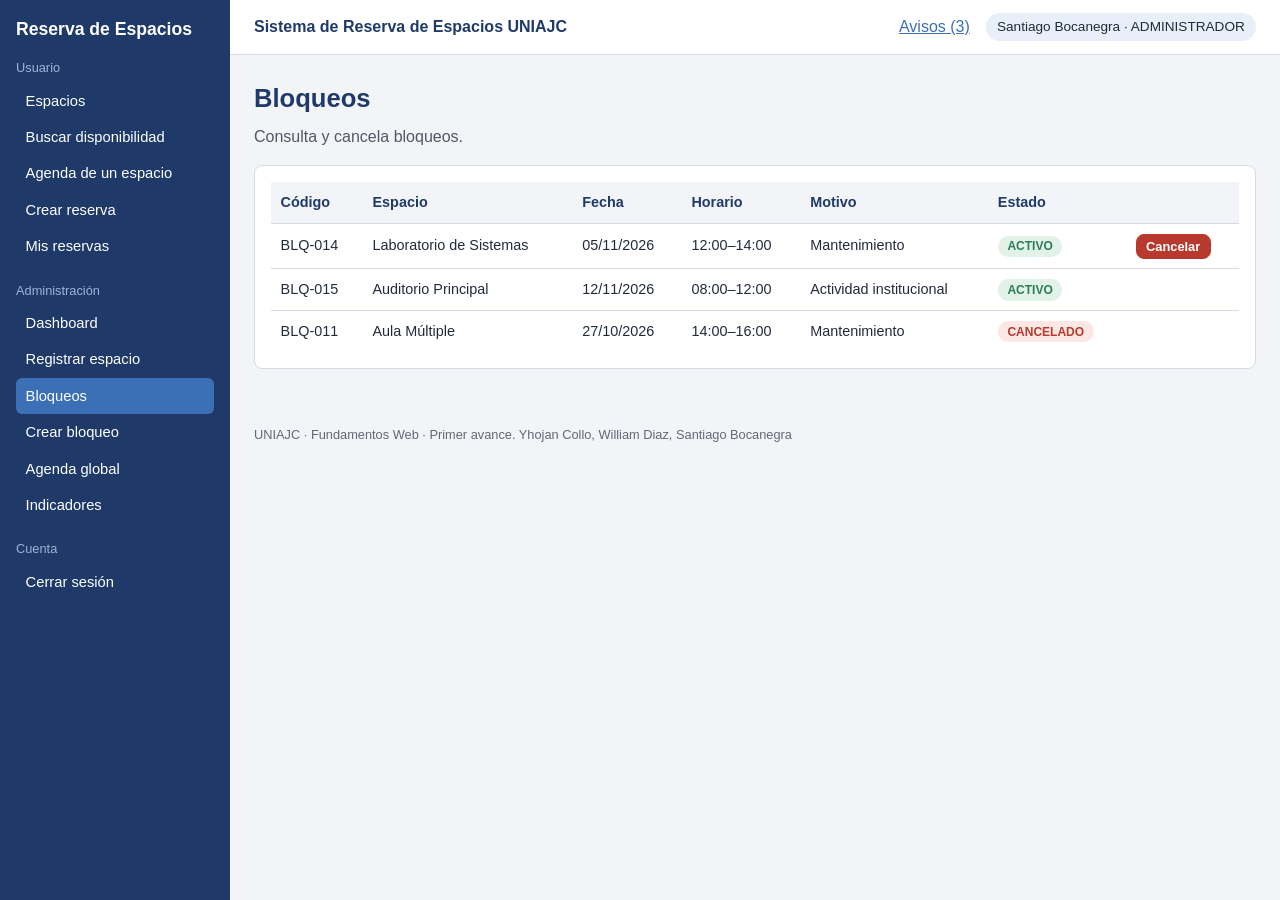
<file: pages/gestionar-bloqueos.html>
<!DOCTYPE html>
<html lang="es">
<head>
  <meta charset="UTF-8">
  <meta name="viewport" content="width=device-width, initial-scale=1">
  <title>Bloqueos | Reserva de Espacios UNIAJC</title>
  <link rel="stylesheet" href="../css/styles.css">
  <link rel="stylesheet" href="../css/layout.css">
  <link rel="stylesheet" href="../css/components.css">
  <link rel="stylesheet" href="../css/responsive.css">
</head>
<body>
<input class="menu-check" type="checkbox" id="menu-check" aria-label="Abrir menú">
<nav class="menu" aria-label="Navegación principal">
  <a class="menu__logo" href="../index.html">Reserva de Espacios</a>
  <p class="menu__titulo">Usuario</p><a class="menu__link" href="espacios.html">Espacios</a>
  <a class="menu__link" href="disponibilidad.html">Buscar disponibilidad</a>
  <a class="menu__link" href="agenda-espacio.html">Agenda de un espacio</a>
  <a class="menu__link" href="crear-reserva.html">Crear reserva</a>
  <a class="menu__link" href="mis-reservas.html">Mis reservas</a>
  <p class="menu__titulo">Administración</p>
  <a class="menu__link" href="dashboard.html">Dashboard</a>
  <a class="menu__link" href="registrar-espacio.html">Registrar espacio</a>
  <a class="menu__link menu__link--activo" href="gestionar-bloqueos.html">Bloqueos</a>
  <a class="menu__link" href="crear-bloqueo.html">Crear bloqueo</a>
  <a class="menu__link" href="agenda-global.html">Agenda global</a>
  <a class="menu__link" href="indicadores.html">Indicadores</a>
  <p class="menu__titulo">Cuenta</p><a class="menu__link" href="login.html">Cerrar sesión</a>
</nav>
<div class="contenido">
  <header class="barra"><label class="barra__boton" for="menu-check">☰</label>
    <span class="barra__titulo">Sistema de Reserva de Espacios UNIAJC</span>
    <a href="mis-reservas.html">Avisos (3)</a>
    <span class="barra__perfil">Santiago Bocanegra · ADMINISTRADOR</span></header>
  <main class="principal">
    <div class="cabecera"><h1>Bloqueos</h1><p>Consulta y cancela bloqueos.</p></div>
<div class="tarjeta"><div class="tabla-caja"><table class="tabla"><thead><tr><th>Código</th>
  <th>Espacio</th><th>Fecha</th><th>Horario</th><th>Motivo</th><th>Estado</th><th></th></tr>
  </thead><tbody><tr><td>BLQ-014</td><td>Laboratorio de Sistemas</td><td>05/11/2026</td><td>12:00–14:00</td><td>Mantenimiento</td><td><span class="estado estado--verde">ACTIVO</span></td><td>
  <a class="btn btn--peligro btn--peq" href="#cancelar">Cancelar</a></td></tr>
  <tr><td>BLQ-015</td><td>Auditorio Principal</td>
  <td>12/11/2026</td><td>08:00–12:00</td>
  <td>Actividad institucional</td><td>
  <span class="estado estado--verde">ACTIVO</span></td><td></td></tr>
  <tr><td>BLQ-011</td><td>Aula Múltiple</td><td>27/10/2026</td><td>14:00–16:00</td><td>Mantenimiento</td><td>
  <span class="estado estado--rojo">CANCELADO</span></td><td></td></tr></tbody></table></div></div>
<div class="modal" id="cancelar"><div class="modal__caja"><h2>¿Cancelar el bloqueo BLQ-014?</h2>
  <p>El espacio volverá a estar disponible en ese horario.</p>
  <a class="btn btn--peligro" href="#">Sí, cancelar</a> <a class="btn" href="#">Volver</a></div></div>
  </main>
  <footer class="pie">UNIAJC · Fundamentos Web · Primer avance. Yhojan Collo, William Diaz, Santiago Bocanegra</footer>
</div>
</body>
</html>
</file>
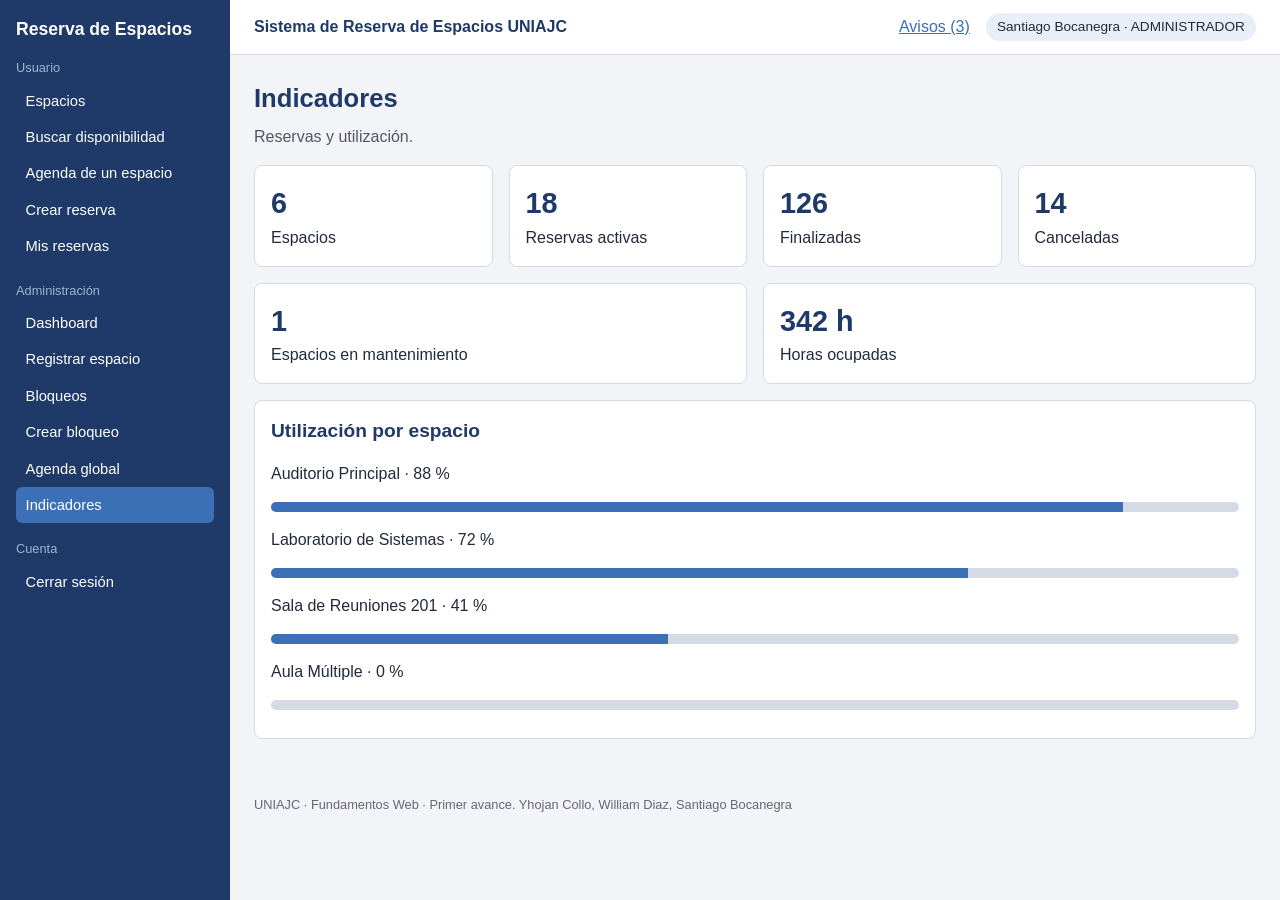
<file: pages/indicadores.html>
<!DOCTYPE html>
<html lang="es">
<head>
  <meta charset="UTF-8">
  <meta name="viewport" content="width=device-width, initial-scale=1">
  <title>Indicadores | Reserva de Espacios UNIAJC</title>
  <link rel="stylesheet" href="../css/styles.css">
  <link rel="stylesheet" href="../css/layout.css">
  <link rel="stylesheet" href="../css/components.css">
  <link rel="stylesheet" href="../css/responsive.css">
</head>
<body>
<input class="menu-check" type="checkbox" id="menu-check" aria-label="Abrir menú">
<nav class="menu" aria-label="Navegación principal">
  <a class="menu__logo" href="../index.html">Reserva de Espacios</a>
  <p class="menu__titulo">Usuario</p><a class="menu__link" href="espacios.html">Espacios</a>
  <a class="menu__link" href="disponibilidad.html">Buscar disponibilidad</a>
  <a class="menu__link" href="agenda-espacio.html">Agenda de un espacio</a>
  <a class="menu__link" href="crear-reserva.html">Crear reserva</a>
  <a class="menu__link" href="mis-reservas.html">Mis reservas</a>
  <p class="menu__titulo">Administración</p><a class="menu__link" href="dashboard.html">Dashboard</a>
  <a class="menu__link" href="registrar-espacio.html">Registrar espacio</a>
  <a class="menu__link" href="gestionar-bloqueos.html">Bloqueos</a>
  <a class="menu__link" href="crear-bloqueo.html">Crear bloqueo</a>
  <a class="menu__link" href="agenda-global.html">Agenda global</a>
  <a class="menu__link menu__link--activo" href="indicadores.html">Indicadores</a>
  <p class="menu__titulo">Cuenta</p><a class="menu__link" href="login.html">Cerrar sesión</a>
</nav>
<div class="contenido">
  <header class="barra"><label class="barra__boton" for="menu-check">☰</label>
    <span class="barra__titulo">Sistema de Reserva de Espacios UNIAJC</span>
    <a href="mis-reservas.html">Avisos (3)</a><span class="barra__perfil">Santiago Bocanegra · ADMINISTRADOR</span></header>
  <main class="principal">
    <div class="cabecera"><h1>Indicadores</h1><p>Reservas y utilización.</p></div>
<div class="grid grid--4"><div class="tarjeta"><span class="dato">6</span>Espacios</div>
<div class="tarjeta"><span class="dato">18</span>Reservas activas</div>
<div class="tarjeta"><span class="dato">126</span>Finalizadas</div>
<div class="tarjeta"><span class="dato">14</span>Canceladas</div></div>
<div class="grid grid--2"><div class="tarjeta"><span class="dato">1</span>Espacios en mantenimiento</div>
<div class="tarjeta"><span class="dato">342 h</span>Horas ocupadas</div></div>
<div class="tarjeta"><h2>Utilización por espacio</h2><p>Auditorio Principal · 88 %</p><div class="barra-progreso"><i class="w88"></i></div>
<p>Laboratorio de Sistemas · 72 %</p><div class="barra-progreso"><i class="w72"></i></div><p>Sala de Reuniones 201 · 41 %</p>
<div class="barra-progreso"><i class="w41"></i></div><p>Aula Múltiple · 0 %</p><div class="barra-progreso"><i class="w0"></i></div></div>
  </main>
  <footer class="pie">UNIAJC · Fundamentos Web · Primer avance. Yhojan Collo, William Diaz, Santiago Bocanegra</footer>
</div>
</body>
</html>
</file>
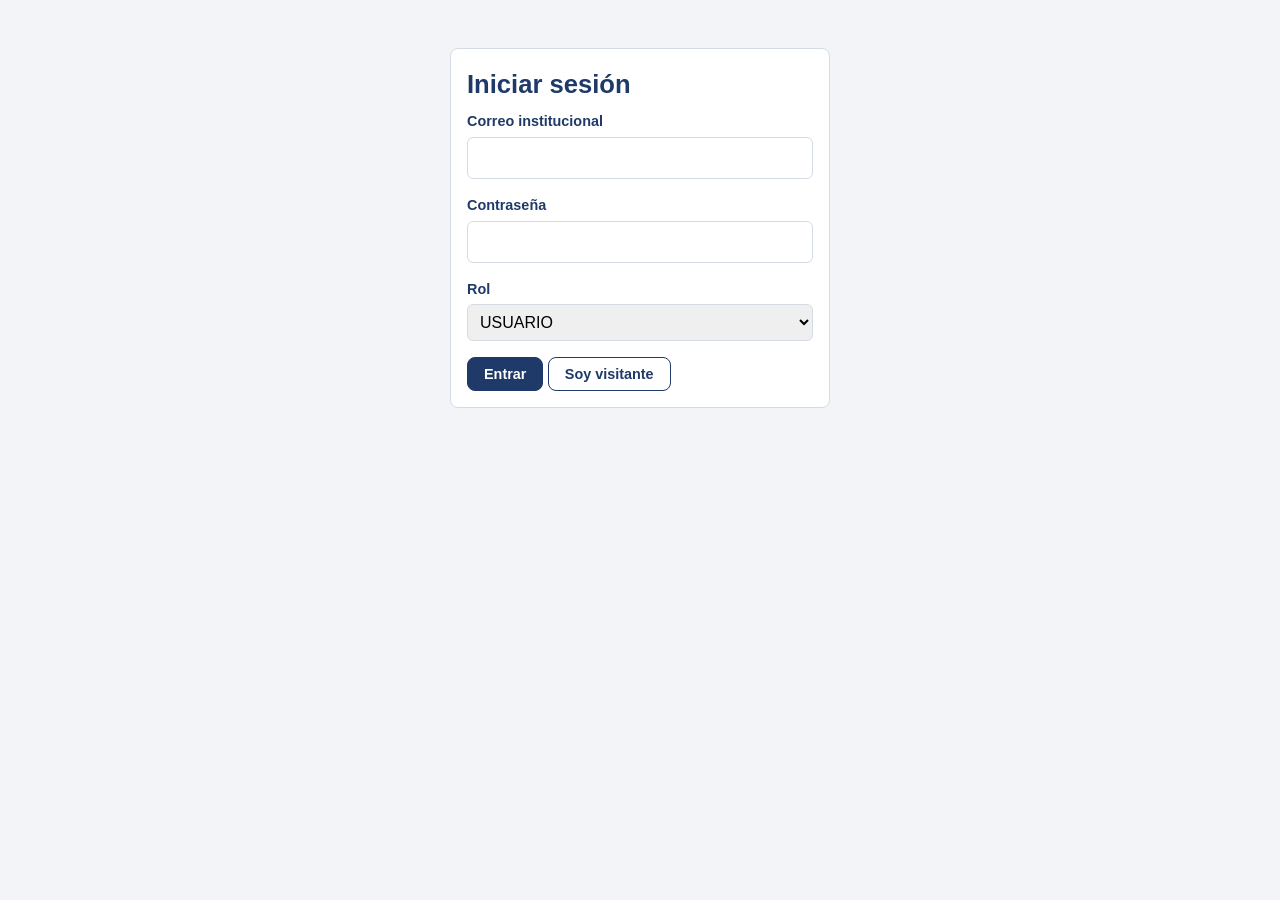
<file: pages/login.html>
<!DOCTYPE html>
<html lang="es">
<head>
  <meta charset="UTF-8">
  <meta name="viewport" content="width=device-width, initial-scale=1">
  <title>Iniciar sesión | Reserva de Espacios UNIAJC</title>
  <link rel="stylesheet" href="../css/styles.css">
  <link rel="stylesheet" href="../css/layout.css">
  <link rel="stylesheet" href="../css/components.css">
  <link rel="stylesheet" href="../css/responsive.css">
</head>
<body><main class="centro tarjeta"><h1>Iniciar sesión</h1>
  <form action="dashboard.html" method="post" class="form">
  <div class="campo campo--ancho"><label for="email">Correo institucional</label>
  <input id="email" name="email" type="email" value=""></div>
  <div class="campo campo--ancho"><label for="password">Contraseña</label>
    <input id="password" name="password" type="password" value=""></div>
  <div class="campo campo--ancho"><label for="rol">Rol</label>
    <select id="rol" name="rol"><option>USUARIO</option>
      <option>RESPONSABLE</option>
      <option>ADMINISTRADOR</option></select></div>
  <div class="campo--ancho"><button class="btn btn--primario" type="submit">Entrar</button> 
    <a class="btn" href="espacios.html">Soy visitante</a></div></form></main></body>
</html>
</file>
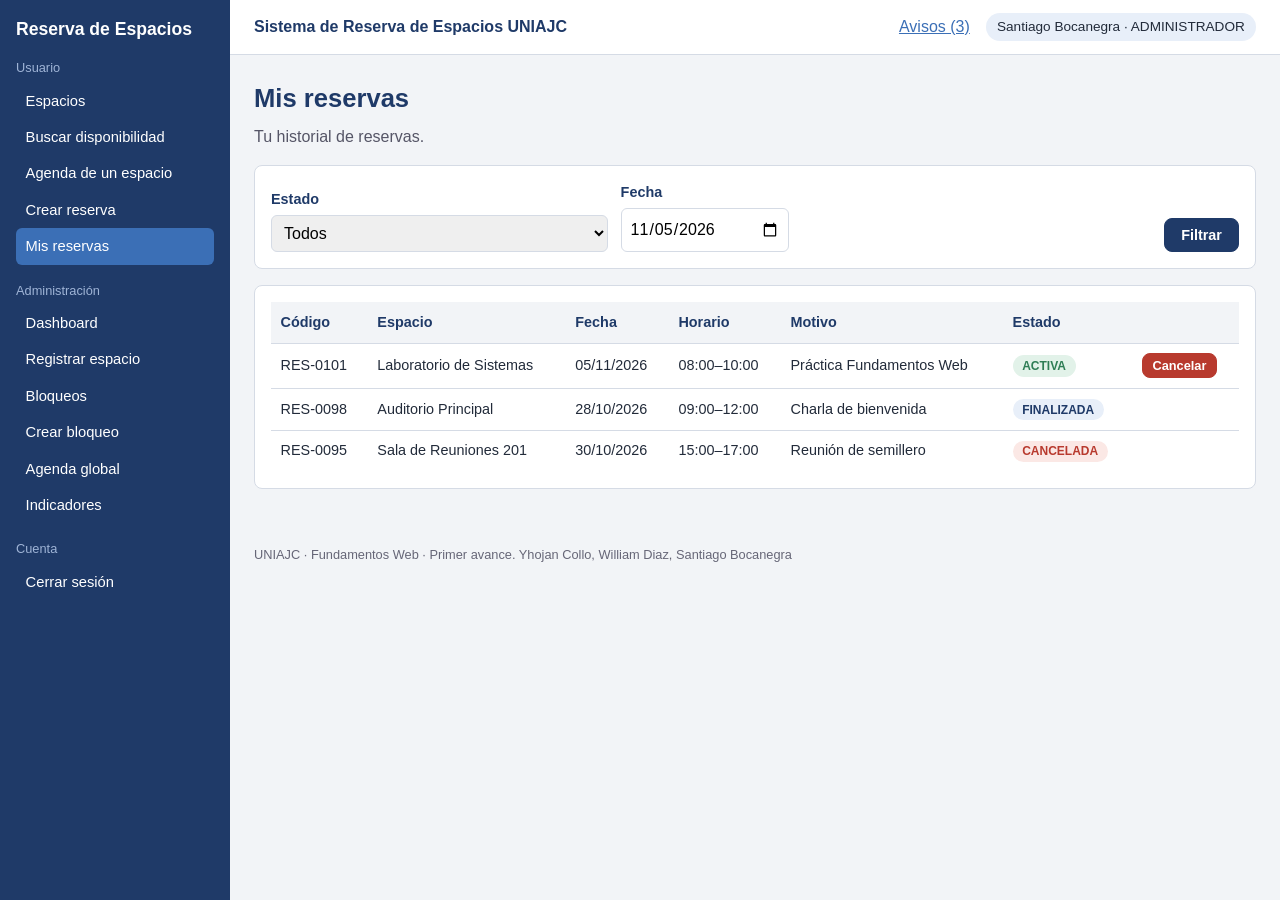
<file: pages/mis-reservas.html>
<!DOCTYPE html>
<html lang="es">
<head>
  <meta charset="UTF-8">
  <meta name="viewport" content="width=device-width, initial-scale=1">
  <title>Mis reservas | Reserva de Espacios UNIAJC</title>
  <link rel="stylesheet" href="../css/styles.css">
  <link rel="stylesheet" href="../css/layout.css">
  <link rel="stylesheet" href="../css/components.css">
  <link rel="stylesheet" href="../css/responsive.css">
</head>
<body>
<input class="menu-check" type="checkbox" id="menu-check" aria-label="Abrir menú">
<nav class="menu" aria-label="Navegación principal">
  <a class="menu__logo" href="../index.html">Reserva de Espacios</a>
  <p class="menu__titulo">Usuario</p><a class="menu__link" href="espacios.html">Espacios</a>
  <a class="menu__link" href="disponibilidad.html">Buscar disponibilidad</a>
  <a class="menu__link" href="agenda-espacio.html">Agenda de un espacio</a>
  <a class="menu__link" href="crear-reserva.html">Crear reserva</a>
  <a class="menu__link menu__link--activo" href="mis-reservas.html">Mis reservas</a>
  <p class="menu__titulo">Administración</p><a class="menu__link" href="dashboard.html">Dashboard</a>
  <a class="menu__link" href="registrar-espacio.html">Registrar espacio</a>
  <a class="menu__link" href="gestionar-bloqueos.html">Bloqueos</a>
  <a class="menu__link" href="crear-bloqueo.html">Crear bloqueo</a>
  <a class="menu__link" href="agenda-global.html">Agenda global</a>
  <a class="menu__link" href="indicadores.html">Indicadores</a>
  <p class="menu__titulo">Cuenta</p><a class="menu__link" href="login.html">Cerrar sesión</a>
</nav>
<div class="contenido">
  <header class="barra"><label class="barra__boton" for="menu-check">☰</label><span class="barra__titulo">Sistema de Reserva de Espacios UNIAJC</span><a href="mis-reservas.html">Avisos (3)</a>
    <span class="barra__perfil">Santiago Bocanegra · ADMINISTRADOR</span></header>
  <main class="principal">
    <div class="cabecera"><h1>Mis reservas</h1><p>Tu historial de reservas.</p></div>
<form class="tarjeta filtros" action="#" method="get"><div class="campo "><label for="estado">Estado</label>
  <select id="estado" name="estado"><option>Todos</option><option>ACTIVA</option>
  <option>CANCELADA</option><option>FINALIZADA</option></select></div>
  <div class="campo "><label for="fecha">Fecha</label>
  <input id="fecha" name="fecha" type="date" value="2026-11-05"></div><span></span><span></span>
  <button class="btn btn--primario" type="submit">Filtrar</button></form>
<div class="tarjeta"><div class="tabla-caja"><table class="tabla"><thead><tr><th>Código</th><th>Espacio</th><th>Fecha</th>
  <th>Horario</th><th>Motivo</th><th>Estado</th>
  <th></th></tr></thead><tbody><tr><td>RES-0101</td><td>Laboratorio de Sistemas</td><td>05/11/2026</td>
    <td>08:00–10:00</td><td>Práctica Fundamentos Web</td><td><span class="estado estado--verde">ACTIVA</span></td>
    <td><a class="btn btn--peligro btn--peq" href="#cancelar">Cancelar</a></td></tr>
    <tr><td>RES-0098</td><td>Auditorio Principal</td><td>28/10/2026</td><td>09:00–12:00</td><td>Charla de bienvenida</td>
    <td><span class="estado estado--">FINALIZADA</span></td><td></td></tr><tr><td>RES-0095</td><td>Sala de Reuniones 201</td>
    <td>30/10/2026</td><td>15:00–17:00</td><td>Reunión de semillero</td><td><span class="estado estado--rojo">CANCELADA</span></td><td></td></tr></tbody></table></div></div>
<div class="modal" id="cancelar"><div class="modal__caja"><h2>¿Cancelar la reserva RES-0101?</h2><p>Quedará como CANCELADA en tu historial.</p><a class="btn btn--peligro" href="#">Sí, cancelar</a>
   <a class="btn" href="#">Volver</a></div></div>
  </main>
  <footer class="pie">UNIAJC · Fundamentos Web · Primer avance. Yhojan Collo, William Diaz, Santiago Bocanegra</footer>
</div>
</body>
</html>
</file>
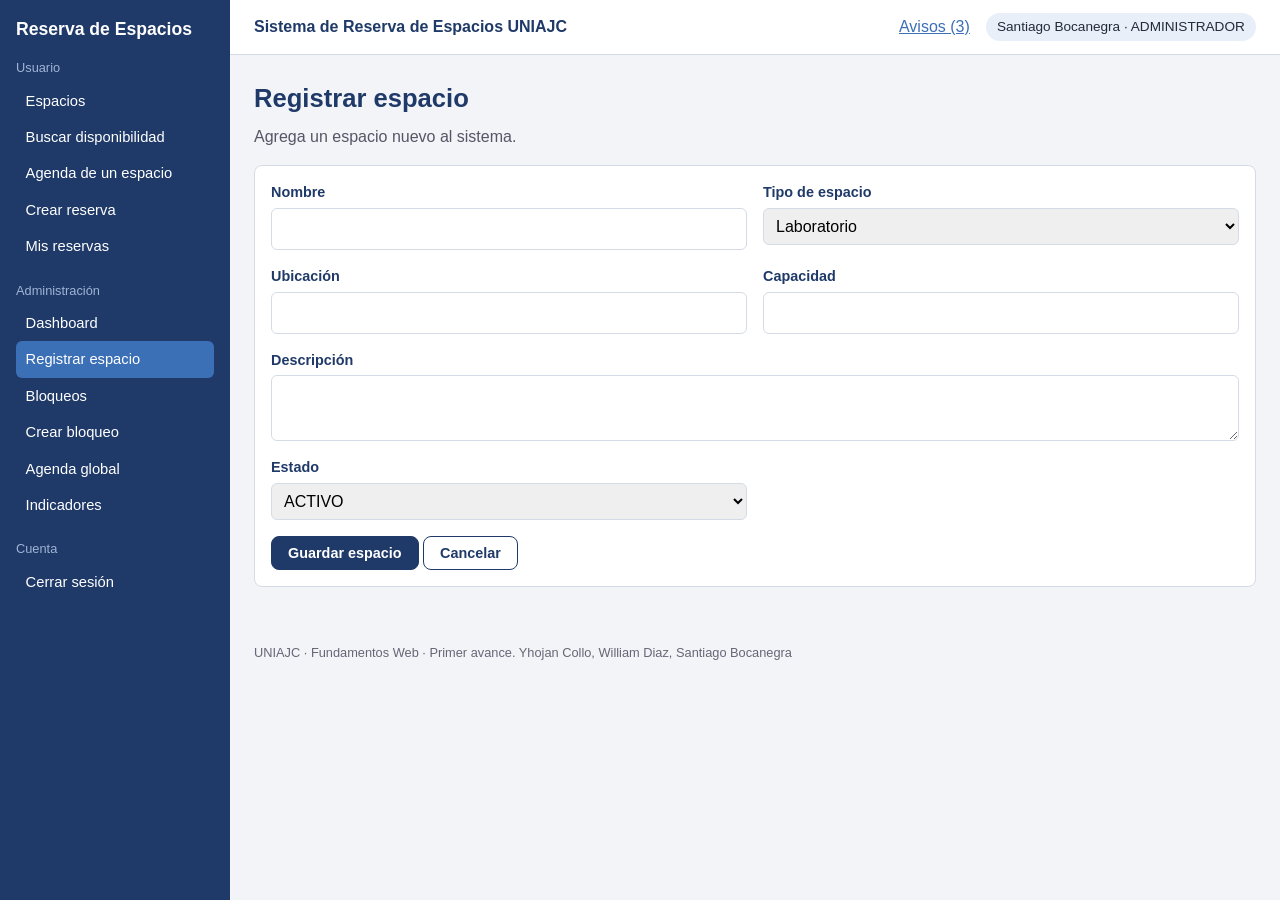
<file: pages/registrar-espacio.html>
<!DOCTYPE html>
<html lang="es">
<head>
  <meta charset="UTF-8">
  <meta name="viewport" content="width=device-width, initial-scale=1">
  <title>Registrar espacio | Reserva de Espacios UNIAJC</title>
  <link rel="stylesheet" href="../css/styles.css">
  <link rel="stylesheet" href="../css/layout.css">
  <link rel="stylesheet" href="../css/components.css">
  <link rel="stylesheet" href="../css/responsive.css">
</head>
<body>
<input class="menu-check" type="checkbox" id="menu-check" aria-label="Abrir menú">
<nav class="menu" aria-label="Navegación principal">
  <a class="menu__logo" href="../index.html">Reserva de Espacios</a>
  <p class="menu__titulo">Usuario</p><a class="menu__link" href="espacios.html">Espacios</a>
  <a class="menu__link" href="disponibilidad.html">Buscar disponibilidad</a>
  <a class="menu__link" href="agenda-espacio.html">Agenda de un espacio</a>
  <a class="menu__link" href="crear-reserva.html">Crear reserva</a>
  <a class="menu__link" href="mis-reservas.html">Mis reservas</a>
  <p class="menu__titulo">Administración</p><a class="menu__link" href="dashboard.html">Dashboard</a>
  <a class="menu__link menu__link--activo" href="registrar-espacio.html">Registrar espacio</a>
  <a class="menu__link" href="gestionar-bloqueos.html">Bloqueos</a>
  <a class="menu__link" href="crear-bloqueo.html">Crear bloqueo</a>
  <a class="menu__link" href="agenda-global.html">Agenda global</a>
  <a class="menu__link" href="indicadores.html">Indicadores</a>
  <p class="menu__titulo">Cuenta</p><a class="menu__link" href="login.html">Cerrar sesión</a>
</nav>
<div class="contenido">
  <header class="barra"><label class="barra__boton" for="menu-check">☰</label>
    <span class="barra__titulo">Sistema de Reserva de Espacios UNIAJC</span>
    <a href="mis-reservas.html">Avisos (3)</a><span class="barra__perfil">Santiago Bocanegra · ADMINISTRADOR</span></header>
  <main class="principal">
    <div class="cabecera"><h1>Registrar espacio</h1><p>Agrega un espacio nuevo al sistema.</p></div>
<form class="tarjeta form" action="#" method="post"><div class="campo "><label for="nombre">Nombre</label>
  <input id="nombre" name="nombre" type="text" value=""></div>
  <div class="campo "><label for="tipo">Tipo de espacio</label>
    <select id="tipo" name="tipo"><option>Auditorio</option>
    <option>Sala de reuniones</option><option selected>Laboratorio</option>
    <option>Sala de informática</option><option>Aula</option></select></div>
    <div class="campo "><label for="ubicacion">Ubicación</label>
    <input id="ubicacion" name="ubicacion" type="text" value=""></div>
    <div class="campo "><label for="capacidad">Capacidad</label>
    <input id="capacidad" name="capacidad" type="number" value=""></div>
    <div class="campo campo--ancho"><label for="descripcion">Descripción</label>
    <textarea id="descripcion" name="descripcion"></textarea></div>
    <div class="campo "><label for="estado">Estado</label><select id="estado" name="estado">
    <option selected>ACTIVO</option><option>MANTENIMIENTO</option><option>INACTIVO</option></select></div>
    <div class="campo--ancho"><button class="btn btn--primario" type="submit">Guardar espacio</button> 
    <a class="btn" href="espacios.html">Cancelar</a></div></form>
  </main>
  <footer class="pie">UNIAJC · Fundamentos Web · Primer avance. Yhojan Collo, William Diaz, Santiago Bocanegra</footer>
</div>
</body>
</html>
</file>
<file: css/styles.css>
/* styles.css - Variables, base, botones y formularios (global) */
:root {
  --azul: #1f3a68;
  --azul-medio: #3b6fb6;
  --azul-claro: #e8eff9;
  --texto: #222b3a;
  --gris: #f2f4f7;
  --borde: #d5dbe5;
  --verde: #2e7d55;
  --verde-claro: #e2f2e9;
  --rojo: #b83a2e;
  --rojo-claro: #fbe8e5;
  --naranja: #a86a0a;
  --naranja-claro: #fdf0d5;
  --fuente: Arial, Helvetica, sans-serif;
  --radio: 8px;
}

* {
  box-sizing: border-box;
}

body {
  margin: 0;
  font-family: var(--fuente);
  color: var(--texto);
  background: var(--gris);
  line-height: 1.5;
}

h1,
h2,
h3 {
  color: var(--azul);
  margin: 0 0 .5rem;
}

h1 {
  font-size: 1.6rem;
}

h2 {
  font-size: 1.2rem;
}

h3 {
  font-size: 1.05rem;
}

a {
  color: var(--azul-medio);
}

:focus-visible {
  outline: 3px solid #f0b429;
}

.btn {
  display: inline-block;
  padding: .5rem 1rem;
  border: 1px solid var(--azul);
  border-radius: var(--radio);
  background: #fff;
  color: var(--azul);
  font: bold .9rem var(--fuente);
  text-decoration: none;
  cursor: pointer;
}

.btn--primario {
  background: var(--azul);
  color: #fff;
}

.btn--peligro {
  background: var(--rojo);
  border-color: var(--rojo);
  color: #fff;
}

.btn--peq {
  padding: .25rem .6rem;
  font-size: .8rem;
}

.form {
  display: grid;
  grid-template-columns: repeat(2, 1fr);
  gap: 1rem;
}

.campo {
  display: flex;
  flex-direction: column;
  gap: .25rem;
}

.campo--ancho {
  grid-column: 1 / -1;
}

.campo label {
  font-weight: bold;
  font-size: .9rem;
  color: var(--azul);
}

.campo input,
.campo select,
.campo textarea {
  padding: .5rem;
  border: 1px solid var(--borde);
  border-radius: 6px;
  font: inherit;
}

.campo small {
  color: #667;
}
</file>
<file: css/layout.css>
/* layout.css - Menú lateral, barra superior y contenido */
.menu-check {
  display: none;
}

.menu {
  position: fixed;
  top: 0;
  left: 0;
  bottom: 0;
  width: 230px;
  background: var(--azul);
  padding: 1rem;
  overflow-y: auto;
}

.menu__logo {
  display: block;
  color: #fff;
  font-weight: bold;
  font-size: 1.1rem;
  text-decoration: none;
  margin-bottom: 1rem;
}

.menu__titulo {
  color: #9fb4d6;
  font-size: .8rem;
  margin: 1rem 0 .3rem;
}

.menu a.menu__link {
  display: block;
  color: #fff;
  text-decoration: none;
  padding: .45rem .6rem;
  border-radius: 6px;
  font-size: .92rem;
}

.menu a.menu__link:hover {
  background: rgba(255,255,255,.12);
}

.menu a.menu__link--activo {
  background: var(--azul-medio);
}

.contenido {
  margin-left: 230px;
}

.barra {
  display: flex;
  align-items: center;
  gap: 1rem;
  padding: .8rem 1.5rem;
  background: #fff;
  border-bottom: 1px solid var(--borde);
}

.barra__titulo {
  margin-right: auto;
  font-weight: bold;
  color: var(--azul);
}

.barra__boton {
  display: none;
  cursor: pointer;
  font-size: 1.4rem;
}

.barra__perfil {
  background: var(--azul-claro);
  padding: .25rem .7rem;
  border-radius: 999px;
  font-size: .85rem;
}

.principal {
  padding: 1.5rem;
  max-width: 1150px;
}

.cabecera {
  margin-bottom: 1rem;
}

.cabecera p {
  margin: 0;
  color: #556;
}

.grid {
  display: grid;
  gap: 1rem;
}

.grid--2 {
  grid-template-columns: repeat(2, 1fr);
}

.grid--3 {
  grid-template-columns: repeat(3, 1fr);
}

.grid--4 {
  grid-template-columns: repeat(4, 1fr);
}

.pie {
  padding: 1rem 1.5rem;
  font-size: .8rem;
  color: #667;
}
</file>
<file: css/components.css>
/* components.css - Tarjetas, tablas, estados, agenda, alertas, modal */

.tarjeta {
  background: #fff;
  border: 1px solid var(--borde);
  border-radius: var(--radio);
  padding: 1rem;
  margin-bottom: 1rem;
}

.tarjeta__img {
  height: 110px;
  margin: -1rem -1rem .8rem;
  background: linear-gradient(135deg, var(--azul), var(--azul-medio));
  border-radius: var(--radio) var(--radio) 0 0;
  color: #fff;
  display: grid;
  place-items: center;
  font-weight: bold;
}

.filtros {
  display: grid;
  grid-template-columns: 2fr repeat(3, 1fr) auto;
  gap: .8rem;
  align-items: end;
}

.estado {
  display: inline-block;
  padding: .1rem .6rem;
  border-radius: 999px;
  font-size: .75rem;
  font-weight: bold;
  background: var(--azul-claro);
  color: var(--azul);
}

.estado--verde {
  background: var(--verde-claro);
  color: var(--verde);
}

.estado--rojo {
  background: var(--rojo-claro);
  color: var(--rojo);
}

.estado--naranja {
  background: var(--naranja-claro);
  color: var(--naranja);
}

.tabla-caja {
  overflow-x: auto;
}

.tabla {
  width: 100%;
  border-collapse: collapse;
  font-size: .9rem;
}

.tabla th {
  background: var(--gris);
  color: var(--azul);
  text-align: left;
  padding: .6rem;
}

.tabla td {
  padding: .6rem;
  border-top: 1px solid var(--borde);
}

.alerta {
  padding: .7rem 1rem;
  border-radius: 6px;
  border-left: 4px solid;
  margin-bottom: .6rem;
  font-size: .9rem;
}

.alerta--ok {
  background: var(--verde-claro);
  border-color: var(--verde);
}

.alerta--error {
  background: var(--rojo-claro);
  border-color: var(--rojo);
}

.alerta--aviso {
  background: var(--naranja-claro);
  border-color: var(--naranja);
}

.lista {
  list-style: none;
  padding: 0;
  margin: 0;
}

.lista li {
  padding: .4rem 0;
  border-bottom: 1px solid var(--borde);
}

.agenda {
  border: 1px solid var(--borde);
  border-radius: 6px;
  background: #fff;
}

.franja {
  display: grid;
  grid-template-columns: 70px 1fr;
  border-bottom: 1px solid var(--borde);
}

.franja:last-child {
  border: 0;
}

.franja b {
  padding: .5rem;
  background: var(--gris);
  font-size: .85rem;
}

.franja span {
  padding: .5rem .8rem;
  font-size: .88rem;
}

.franja--libre span {
  background: var(--verde-claro);
  color: var(--verde);
}

.franja--ocupada span {
  background: #d9e6f8;
  color: var(--azul);
}

.franja--bloqueo span {
  background: repeating-linear-gradient(45deg, #eceef2, #eceef2 8px, #dfe2e9 8px, #dfe2e9 16px);
}

.franja--conflicto span {
  background: var(--rojo-claro);
  color: var(--rojo);
}

.dato {
  font-size: 1.8rem;
  font-weight: bold;
  color: var(--azul);
  display: block;
}

.barra-progreso {
  height: 10px;
  background: var(--borde);
  border-radius: 999px;
  overflow: hidden;
  margin-bottom: .8rem;
}

.barra-progreso i {
  display: block;
  height: 100%;
  background: var(--azul-medio);
}

.w88 {
  width: 88%;
}

.w72 {
  width: 72%;
}

.w41 {
  width: 41%;
}

.w0 {
  width: 0;
}

.modal {
  display: none;
  position: fixed;
  inset: 0;
  background: rgba(0,0,0,.5);
  place-items: center;
  padding: 1rem;
}

.modal:target {
  display: grid;
}

.modal__caja {
  background: #fff;
  border-radius: var(--radio);
  padding: 1.5rem;
  max-width: 420px;
}

.portada {
  background: var(--azul);
  color: #fff;
  padding: 3rem 1.5rem;
  text-align: center;
}

.portada h1 {
  color: #fff;
  font-size: 2rem;
}

.centro {
  max-width: 380px;
  margin: 3rem auto;
}
</file>
<file: css/responsive.css>
/* responsive.css - Tablets y celulares */
@media (max-width: 900px) {
  .menu {
    transform: translateX(-100%);
  }

  .menu-check:checked ~ .menu {
    transform: none;
  }

  .contenido {
    margin-left: 0;
  }

  .barra__boton {
    display: block;
  }

  .grid--4,
  .grid--3 {
    grid-template-columns: repeat(2, 1fr);
  }

  .filtros {
    grid-template-columns: repeat(2, 1fr);
  }
}

@media (max-width: 600px) {
  .grid--2,
  .grid--3,
  .grid--4,
  .form,
  .filtros {
    grid-template-columns: 1fr;
  }

  .principal {
    padding: 1rem;
  }
}
</file>
